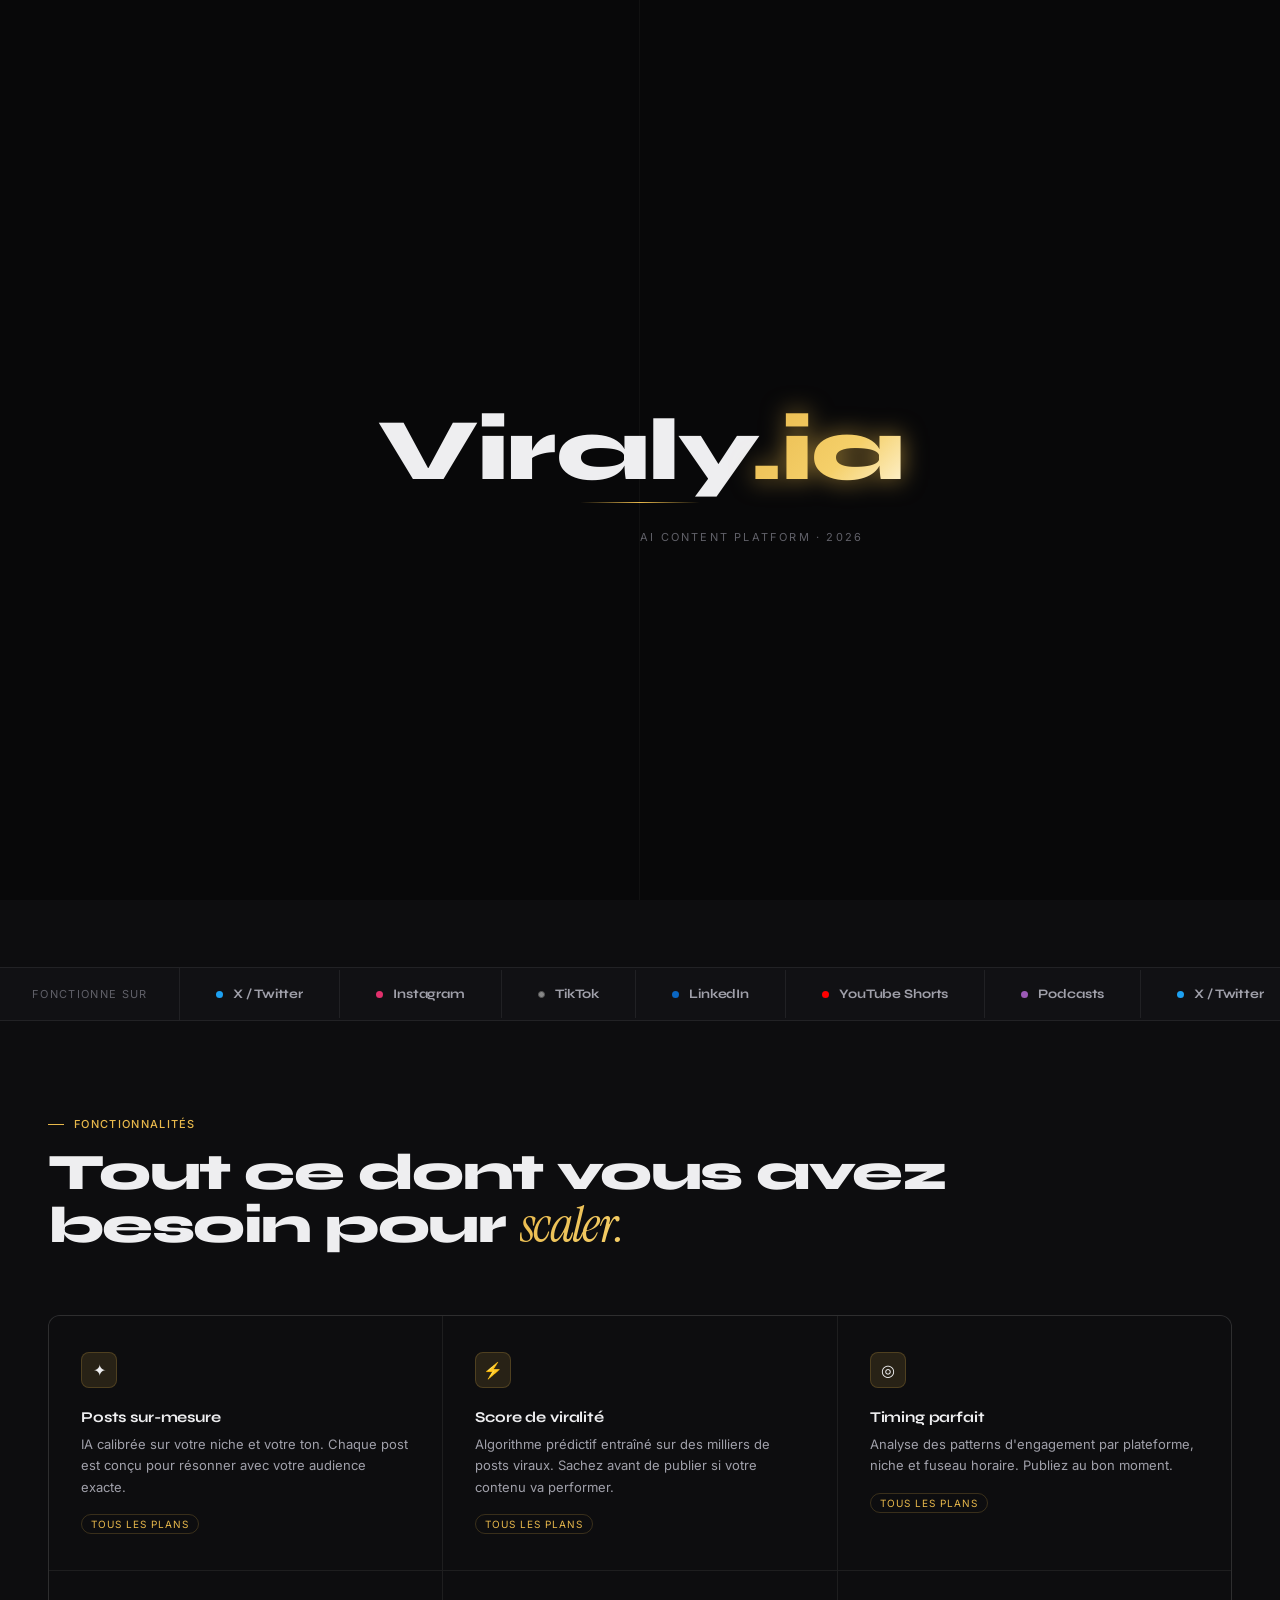
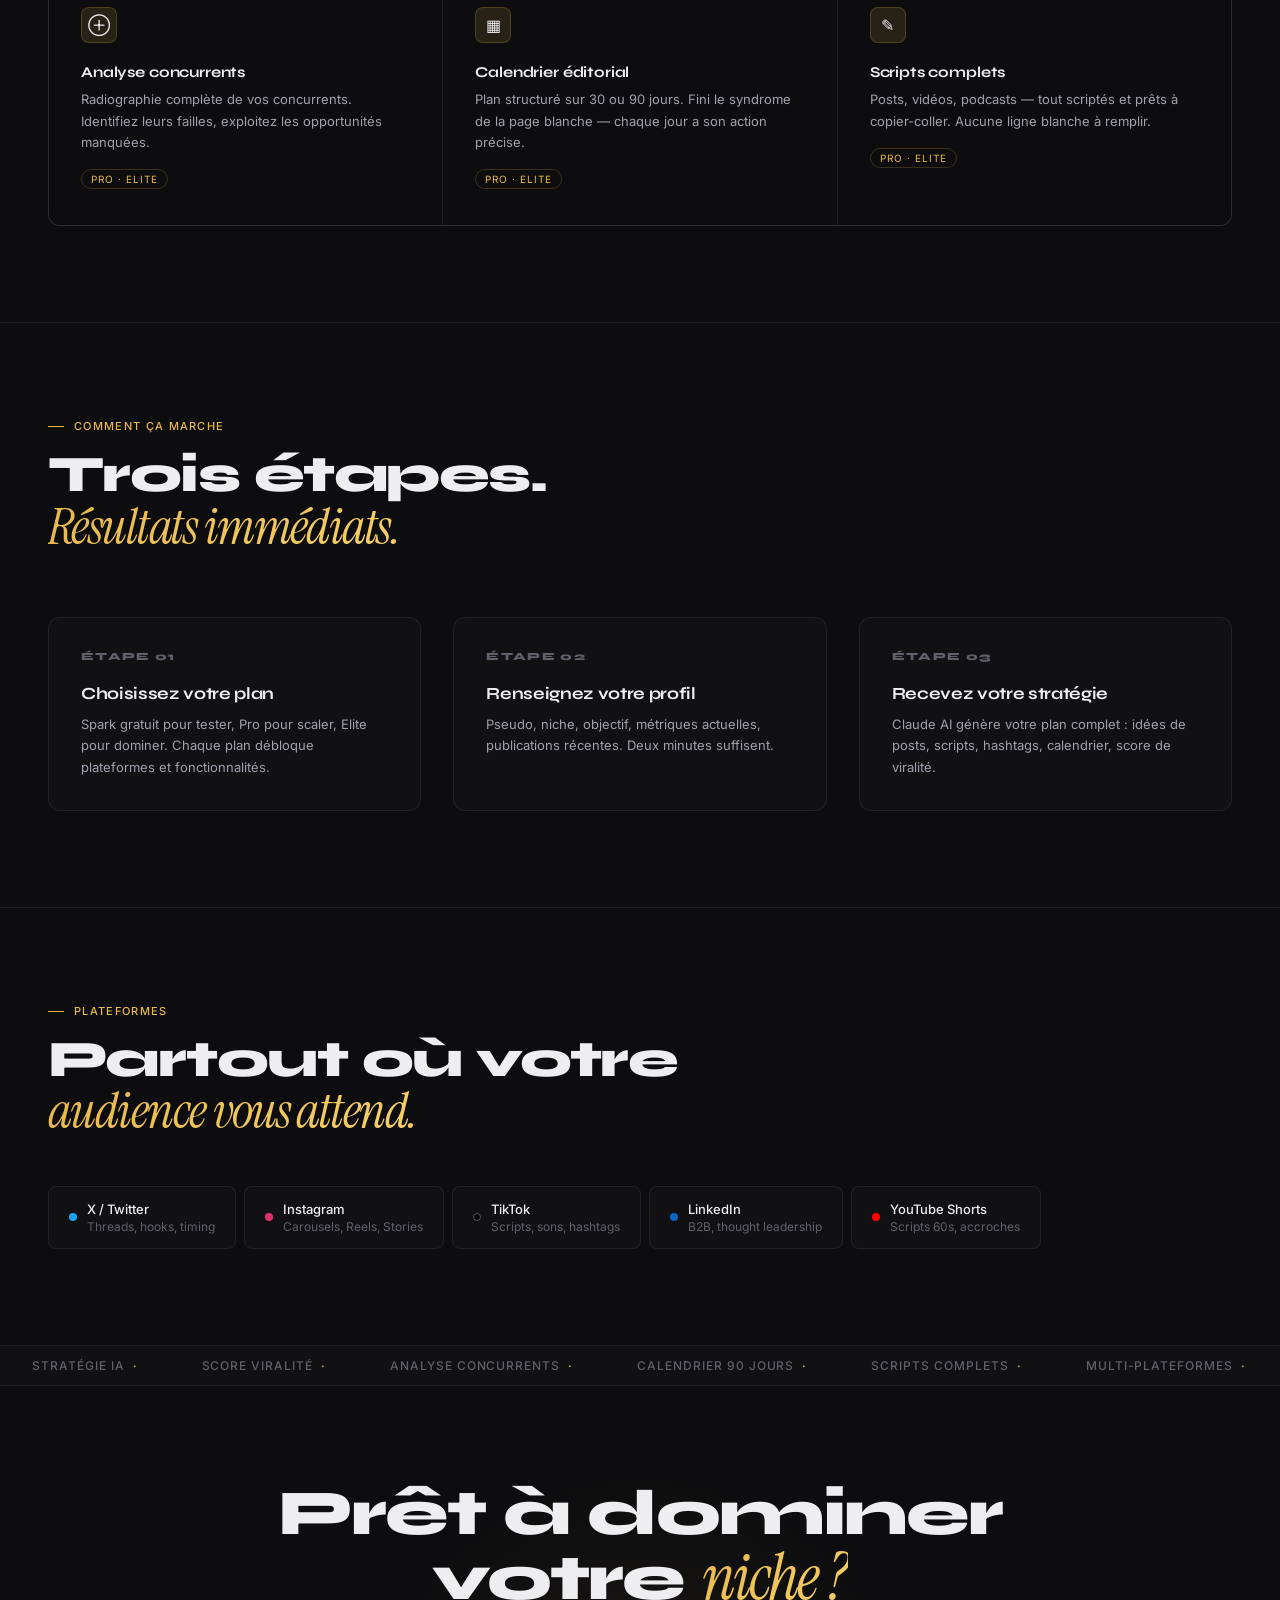
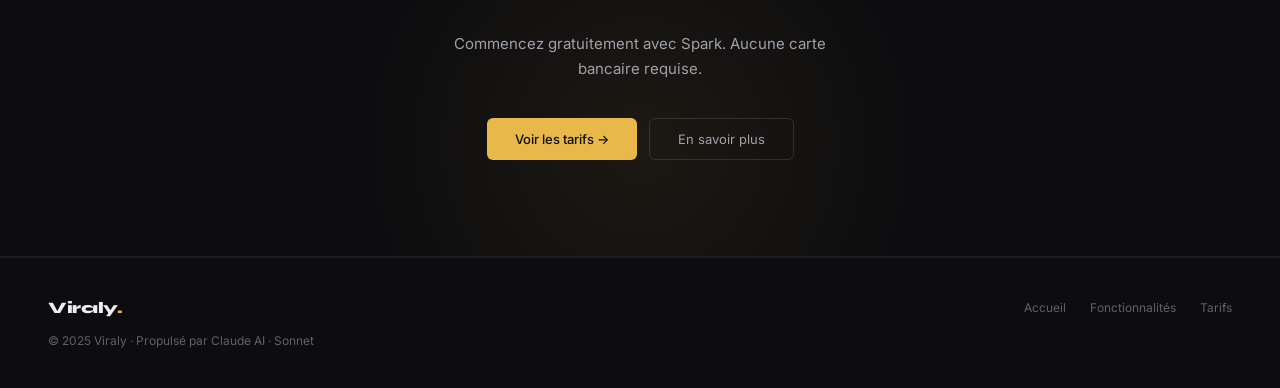
<file: index.html>
<!DOCTYPE html>
<html lang="fr">
<head>
<meta charset="UTF-8"/>
<meta name="viewport" content="width=device-width,initial-scale=1"/>
<title>Viraly — Créez du contenu qui convertit</title>
<link rel="preconnect" href="https://fonts.googleapis.com"/>
<link rel="preconnect" href="https://fonts.gstatic.com" crossorigin/>
<link href="https://fonts.googleapis.com/css2?family=Inter:wght@300;400;500;600&family=Syne:wght@700;800&family=Instrument+Serif:ital@1&display=block" rel="stylesheet"/>
<style>
:root{
  --bg:      #0D0D0F;
  --bg2:     #111114;
  --bg3:     #16161A;
  --border:  rgba(255,255,255,.07);
  --border2: rgba(255,255,255,.12);
  --text:    #EEEEF0;
  --text2:   #A0A0AA;
  --text3:   #606068;
  --gold:    #E8B84B;
  --gold2:   #F5D06A;
  --gold-dim: rgba(232,184,75,.12);
  --red:     #FF4D4D;
  --radius:  8px;
}
*,*::before,*::after{box-sizing:border-box;margin:0;padding:0;}
html{scroll-behavior:smooth;font-size:16px;}
body{
  background:var(--bg);color:var(--text);
  font-family:'Inter',sans-serif;font-weight:400;
  overflow-x:hidden;
  -webkit-font-smoothing:antialiased;
}
::-webkit-scrollbar{width:1px;}
::-webkit-scrollbar-thumb{background:var(--border2);}

/* ── CURSOR ── */
#cur{display:none;}
#cur-ring{display:none;}

/* ── KEYFRAMES ── */
@keyframes curtL{to{transform:translateX(-100%);}}
@keyframes curtR{to{transform:translateX(100%);}}
@keyframes logoReveal{
  0%{opacity:0;transform:translate(-50%,-50%) translateY(12px);}
  100%{opacity:1;transform:translate(-50%,-50%) translateY(0);}
}
@keyframes lineExpand{0%{width:0;opacity:0;}100%{width:120px;opacity:1;}}
@keyframes fadeUp{0%{opacity:0;transform:translateY(8px);}100%{opacity:1;transform:translateY(0);}}
@keyframes heroUp{0%{opacity:0;transform:translateY(16px);}100%{opacity:1;transform:translateY(0);}}
@keyframes tick{to{transform:translateX(-50%);}}
@keyframes glow{0%,100%{opacity:.5;}50%{opacity:1;}}
@keyframes spin{to{transform:rotate(360deg);}}
@keyframes pulse{0%,100%{opacity:1;}50%{opacity:.3;}}
@keyframes gradientShift{
  0%{background-position:0% 50%;}
  50%{background-position:100% 50%;}
  100%{background-position:0% 50%;}
}

/* ── INTRO ── */
#intro{
  position:fixed;inset:0;z-index:5000;
  display:grid;grid-template-columns:1fr 1fr;
  pointer-events:none;
}
#intro-l,#intro-r{background:#080809;}
#intro-l{border-right:1px solid #111;}
#intro.go #intro-l{animation:curtL 1s cubic-bezier(.86,0,.07,1) 2.2s both;}
#intro.go #intro-r{animation:curtR 1s cubic-bezier(.86,0,.07,1) 2.35s both;}

#intro-logo{
  position:fixed;top:50%;left:50%;
  transform:translate(-50%,-50%);
  z-index:5001;
  font-family:'Syne',sans-serif;font-weight:800;
  font-size:clamp(44px,7vw,88px);
  letter-spacing:-.02em;
  color:var(--text);
  white-space:nowrap;
  opacity:0;
  /* NO CSS animation — JS triggers it after fonts.ready */
}
#intro-logo span{
  background:linear-gradient(135deg,var(--gold) 0%,var(--gold2) 60%,#fff8e0 100%);
  -webkit-background-clip:text;background-clip:text;
  -webkit-text-fill-color:transparent;
  filter:drop-shadow(0 0 12px rgba(232,184,75,.6));
}

#intro-line{
  position:fixed;top:50%;left:50%;
  height:1px;width:0;opacity:0;
  background:linear-gradient(90deg,transparent,var(--gold),transparent);
  transform:translateX(-50%);
  z-index:5001;margin-top:52px;
  animation:lineExpand .6s ease 1.3s both;
}
#intro-sub{
  position:fixed;top:50%;left:50%;
  transform:translate(-50%,-50%);margin-top:80px;
  font-size:11px;letter-spacing:.2em;text-transform:uppercase;
  color:var(--text3);z-index:5001;white-space:nowrap;
  opacity:0;animation:fadeUp .5s ease 1.5s both;
}

/* ── NAV ── */
nav{
  position:fixed;top:0;left:0;right:0;z-index:200;
  display:flex;align-items:center;justify-content:space-between;
  padding:20px 48px;
  border-bottom:1px solid transparent;
  transition:all .3s ease;
}
nav.solid{
  background:rgba(13,13,15,.9);
  backdrop-filter:blur(24px);
  border-bottom-color:var(--border);
  padding:14px 48px;
}
.nav-brand{
  font-family:'Syne',sans-serif;font-weight:800;
  font-size:18px;letter-spacing:-.02em;
  color:var(--text);text-decoration:none;
  display:flex;align-items:center;gap:2px;
}
.nav-brand span{
  background:linear-gradient(135deg,var(--gold) 0%,var(--gold2) 60%,#fff8e0 100%);
  -webkit-background-clip:text;background-clip:text;
  -webkit-text-fill-color:transparent;
  filter:drop-shadow(0 0 8px rgba(232,184,75,.5));
}
.nav-links{display:flex;gap:32px;align-items:center;}
.nav-links a{
  font-size:13px;font-weight:400;
  color:var(--text2);text-decoration:none;
  transition:color .2s;
}
.nav-links a:hover,.nav-links a.active{color:var(--text);}
.nav-cta{
  font-size:13px;font-weight:500;
  background:var(--gold);color:#0D0D0F;
  border:none;padding:9px 20px;border-radius:6px;
  cursor:pointer;transition:all .2s;font-family:'Inter',sans-serif;
}
.nav-cta:hover{background:var(--gold2);transform:translateY(-1px);box-shadow:0 8px 24px rgba(232,184,75,.2);}

/* ── HERO ── */
.hero{
  min-height:100vh;
  display:flex;flex-direction:column;
  align-items:center;justify-content:center;
  text-align:center;
  padding:140px 48px 100px;
  position:relative;overflow:hidden;
}

/* subtle radial glow */
.hero::before{
  content:'';
  position:absolute;top:-40%;left:50%;
  width:800px;height:800px;
  background:radial-gradient(ellipse,rgba(232,184,75,.06) 0%,transparent 65%);
  transform:translateX(-50%);
  pointer-events:none;
}
/* grid overlay */
.hero::after{
  content:'';position:absolute;inset:0;
  background-image:
    linear-gradient(var(--border) 1px,transparent 1px),
    linear-gradient(90deg,var(--border) 1px,transparent 1px);
  background-size:64px 64px;
  mask-image:radial-gradient(ellipse 80% 60% at 50% 0%,black 0%,transparent 70%);
  pointer-events:none;opacity:.4;
}

.hero-badge{
  display:inline-flex;align-items:center;gap:8px;
  border:1px solid var(--border2);
  background:rgba(255,255,255,.03);
  border-radius:100px;
  padding:6px 14px 6px 10px;
  font-size:12px;color:var(--text2);
  margin-bottom:40px;opacity:0;
  position:relative;z-index:1;
}
.hero-badge-dot{
  width:6px;height:6px;background:var(--gold);
  border-radius:50%;animation:glow 2s ease infinite;
  flex-shrink:0;
}
.hero-badge strong{color:var(--text);font-weight:500;}

.hero-title{
  font-family:'Syne',sans-serif;font-weight:800;
  font-size:clamp(44px,7vw,88px);
  line-height:1.0;letter-spacing:-.03em;
  color:var(--text);
  max-width:820px;opacity:0;
  position:relative;z-index:1;
}
.hero-title .accent{
  font-family:'Instrument Serif',serif;
  font-style:italic;font-weight:400;
  background:linear-gradient(135deg,var(--gold) 0%,var(--gold2) 100%);
  -webkit-background-clip:text;background-clip:text;
  -webkit-text-fill-color:transparent;
}

.hero-desc{
  font-size:16px;font-weight:400;line-height:1.7;
  color:var(--text2);max-width:480px;
  margin:24px auto 0;opacity:0;
  position:relative;z-index:1;
}

.hero-btns{
  display:flex;gap:12px;flex-wrap:wrap;justify-content:center;
  margin-top:40px;opacity:0;position:relative;z-index:1;
}
.btn-primary{
  font-family:'Inter',sans-serif;font-size:13px;font-weight:500;
  background:var(--gold);color:#0D0D0F;
  border:none;padding:12px 28px;border-radius:6px;
  cursor:pointer;transition:all .2s;
}
.btn-primary:hover{background:var(--gold2);transform:translateY(-2px);box-shadow:0 12px 32px rgba(232,184,75,.22);}
.btn-ghost{
  font-family:'Inter',sans-serif;font-size:13px;font-weight:400;
  background:transparent;color:var(--text2);
  border:1px solid var(--border2);padding:12px 28px;border-radius:6px;
  cursor:pointer;transition:all .2s;
}
.btn-ghost:hover{border-color:var(--border2);color:var(--text);background:rgba(255,255,255,.04);}

/* hero stats */
.hero-stats{
  display:flex;gap:0;
  margin-top:80px;
  border:1px solid var(--border);
  border-radius:12px;
  overflow:hidden;
  opacity:0;position:relative;z-index:1;
}
.hs{
  flex:1;padding:24px 32px;
  border-right:1px solid var(--border);
  text-align:center;
}
.hs:last-child{border-right:none;}
.hs-n{
  font-family:'Syne',sans-serif;font-weight:700;
  font-size:28px;letter-spacing:-.02em;
  color:var(--text);margin-bottom:4px;
}
.hs-l{font-size:12px;color:var(--text3);}

/* ── PLATFORMS TICKER ── */
.plat-ticker{
  border-top:1px solid var(--border);
  border-bottom:1px solid var(--border);
  background:var(--bg2);
  display:flex;align-items:center;
  overflow:hidden;
}
.plat-ticker-label{
  font-size:11px;letter-spacing:.12em;text-transform:uppercase;
  color:var(--text3);padding:0 32px;
  border-right:1px solid var(--border);
  white-space:nowrap;flex-shrink:0;
  height:100%;display:flex;align-items:center;min-height:52px;
}
.plat-ticker-track{
  display:flex;white-space:nowrap;
  animation:tick 18s linear infinite;
  flex:1;overflow:hidden;
}
.plat-ticker-item{
  display:inline-flex;align-items:center;gap:10px;
  padding:16px 36px;
  font-family:'Syne',sans-serif;font-weight:700;
  font-size:13px;letter-spacing:-.01em;
  color:var(--text2);flex-shrink:0;
  border-right:1px solid var(--border);
  transition:color .2s;
}
.plat-ticker-item:hover{color:var(--text);}
.plat-ticker-item .plat-dot{
  width:7px;height:7px;border-radius:50%;flex-shrink:0;
}

/* ── SECTION ── */
.section{padding:96px 48px;border-bottom:1px solid var(--border);}
.section-label{
  font-size:11px;font-weight:500;letter-spacing:.12em;text-transform:uppercase;
  color:var(--gold);display:flex;align-items:center;gap:10px;margin-bottom:16px;
}
.section-label::before{content:'';width:16px;height:1px;background:var(--gold);}
.section-title{
  font-family:'Syne',sans-serif;font-weight:800;
  font-size:clamp(32px,4vw,52px);
  letter-spacing:-.03em;line-height:1.0;
  color:var(--text);margin-bottom:16px;
}
.section-title .accent{
  font-family:'Instrument Serif',serif;font-style:italic;font-weight:400;
  background:linear-gradient(135deg,var(--gold),var(--gold2));
  -webkit-background-clip:text;background-clip:text;
  -webkit-text-fill-color:transparent;
}
.section-desc{font-size:15px;color:var(--text2);line-height:1.7;max-width:440px;}

/* ── FEATURES GRID ── */
.feat-grid{
  display:grid;grid-template-columns:repeat(3,1fr);
  gap:1px;background:var(--border);
  border:1px solid var(--border);border-radius:12px;overflow:hidden;
  margin-top:64px;
}
.feat-card{
  background:var(--bg);padding:36px 32px;
  transition:background .2s;
}
.feat-card:hover{background:var(--bg2);}
.feat-icon{
  width:36px;height:36px;border-radius:8px;
  background:var(--gold-dim);border:1px solid rgba(232,184,75,.2);
  display:flex;align-items:center;justify-content:center;
  font-size:16px;margin-bottom:20px;
}
.feat-name{
  font-family:'Syne',sans-serif;font-weight:700;
  font-size:15px;letter-spacing:-.01em;
  color:var(--text);margin-bottom:8px;
}
.feat-desc{font-size:13px;color:var(--text2);line-height:1.65;}
.feat-tag{
  display:inline-block;margin-top:16px;
  font-size:10px;letter-spacing:.1em;text-transform:uppercase;
  color:var(--gold);border:1px solid rgba(232,184,75,.2);
  padding:3px 9px;border-radius:100px;
}

/* ── STEPS ── */
.steps-grid{
  display:grid;grid-template-columns:repeat(3,1fr);
  gap:32px;margin-top:64px;
}
.step-card{
  background:var(--bg2);border:1px solid var(--border);
  border-radius:12px;padding:32px;
  position:relative;overflow:hidden;
  transition:border-color .2s,transform .2s;
}
.step-card:hover{border-color:var(--border2);transform:translateY(-2px);}
.step-card::before{
  content:'';position:absolute;top:0;left:0;right:0;height:1px;
  background:linear-gradient(90deg,transparent,var(--gold),transparent);
  opacity:0;transition:opacity .2s;
}
.step-card:hover::before{opacity:1;}
.step-num{
  font-family:'Syne',sans-serif;font-weight:800;
  font-size:11px;letter-spacing:.12em;text-transform:uppercase;
  color:var(--text3);margin-bottom:20px;
}
.step-title{
  font-family:'Syne',sans-serif;font-weight:700;
  font-size:17px;letter-spacing:-.02em;
  color:var(--text);margin-bottom:10px;
}
.step-desc{font-size:13px;color:var(--text2);line-height:1.65;}

/* ── PLATFORMS ── */
.plat-grid{
  display:flex;gap:8px;flex-wrap:wrap;margin-top:48px;
}
.plat-pill{
  display:flex;align-items:center;gap:10px;
  background:var(--bg2);border:1px solid var(--border);
  border-radius:8px;padding:14px 20px;
  transition:border-color .2s,background .2s;cursor:default;
}
.plat-pill:hover{border-color:var(--border2);background:var(--bg3);}
.plat-dot{width:8px;height:8px;border-radius:50%;flex-shrink:0;}
.plat-name{font-size:13px;font-weight:500;color:var(--text);}
.plat-desc{font-size:12px;color:var(--text3);margin-top:2px;}

/* ── TICKER ── */
.ticker{
  padding:12px 0;overflow:hidden;
  border-bottom:1px solid var(--border);
  background:var(--bg2);
}
.tk-track{display:flex;white-space:nowrap;animation:tick 20s linear infinite;}
.tk-item{
  font-size:12px;font-weight:500;letter-spacing:.08em;text-transform:uppercase;
  color:var(--text3);padding:0 32px;flex-shrink:0;
  display:flex;align-items:center;gap:8px;
}
.tk-item::after{content:'·';color:var(--gold);}

/* ── CTA BLOCK ── */
.cta-block{
  padding:96px 48px;text-align:center;
  border-bottom:1px solid var(--border);
  position:relative;overflow:hidden;
}
.cta-block::before{
  content:'';position:absolute;bottom:-40%;left:50%;
  width:600px;height:600px;
  background:radial-gradient(ellipse,rgba(232,184,75,.07) 0%,transparent 65%);
  transform:translateX(-50%);pointer-events:none;
}
.cta-title{
  font-family:'Syne',sans-serif;font-weight:800;
  font-size:clamp(36px,5vw,64px);
  letter-spacing:-.03em;line-height:1.0;
  color:var(--text);margin-bottom:20px;
  position:relative;z-index:1;
}
.cta-title .accent{
  font-family:'Instrument Serif',serif;font-style:italic;font-weight:400;
  background:linear-gradient(135deg,var(--gold),var(--gold2));
  -webkit-background-clip:text;background-clip:text;-webkit-text-fill-color:transparent;
}
.cta-desc{font-size:15px;color:var(--text2);max-width:400px;margin:0 auto 36px;line-height:1.7;position:relative;z-index:1;}

/* ── FOOTER ── */
footer{
  padding:40px 48px;
  display:flex;align-items:center;justify-content:space-between;
  flex-wrap:wrap;gap:16px;
  border-top:1px solid var(--border);
}
.f-brand{
  font-family:'Syne',sans-serif;font-weight:800;
  font-size:16px;letter-spacing:-.02em;color:var(--text);
}
.f-brand span{color:var(--gold);}
.f-links{display:flex;gap:24px;}
.f-links a{font-size:12px;color:var(--text3);text-decoration:none;transition:color .2s;}
.f-links a:hover{color:var(--text2);}
.f-copy{font-size:12px;color:var(--text3);width:100%;}

/* ── REVEAL ── */
.rv {opacity:0;transform:translateY(16px);transition:opacity .6s ease,transform .6s ease;}
.rv2{opacity:0;transform:translateY(16px);transition:opacity .6s .1s ease,transform .6s .1s ease;}
.rv3{opacity:0;transform:translateY(16px);transition:opacity .6s .2s ease,transform .6s .2s ease;}
.rv.in,.rv2.in,.rv3.in{opacity:1;transform:translateY(0);}

/* ── LOADING ── */
#load-screen{
  position:fixed;inset:0;background:var(--bg);z-index:500;
  display:none;flex-direction:column;align-items:center;justify-content:center;gap:20px;
}
.load-ring{width:56px;height:56px;position:relative;display:flex;align-items:center;justify-content:center;}
.load-ring::after{content:'';position:absolute;inset:0;border-radius:50%;border:1.5px solid transparent;border-top-color:var(--gold);animation:spin 1s linear infinite;}
.load-v{font-family:'Syne',sans-serif;font-weight:800;font-size:17px;color:var(--text);}
.load-msg{font-size:12px;color:var(--text3);letter-spacing:.06em;animation:pulse 2s ease infinite;}

@media(max-width:900px){
  nav{padding:14px 20px;}nav.solid{padding:11px 20px;}.nav-links{display:none;}
  .hero{padding:120px 20px 80px;}
  .hero-stats{flex-wrap:wrap;}
  .hero-stats .hs{min-width:calc(50% - 1px);}
  .feat-grid,.steps-grid{grid-template-columns:1fr;}
  .section{padding:64px 20px;}
  .logos-band{padding:28px 20px;}
  footer{padding:32px 20px;}
  .cta-block{padding:64px 20px;}
}
</style>
</head>
<body>

<div id="cur"></div>
<div id="cur-ring"></div>

<!-- ── INTRO ── -->
<div id="intro">
  <div id="intro-l"></div>
  <div id="intro-r"></div>
</div>
<div id="intro-line"></div>
<div id="intro-logo">Viraly<span>.ia</span></div>
<div id="intro-sub">AI Content Platform · 2026</div>

<!-- ── NAV ── -->
<nav id="nav">
  <a class="nav-brand" href="index.html">Viraly<span>.ia</span></a>
  <div class="nav-links">
    <a href="index.html" class="active">Accueil</a>
    <a href="features.html">Fonctionnalités</a>
    <a href="pricing.html">Tarifs</a>
  </div>
  <button class="nav-cta" onclick="location.href='pricing.html'">Commencer gratuitement</button>
</nav>

<!-- ── HERO ── -->
<section class="hero">
  <div class="hero-badge" id="hb0">
    <div class="hero-badge-dot"></div>
    Propulsé par <strong>Claude AI · Sonnet 4</strong>
  </div>

  <h1 class="hero-title" id="ht">
    Créez du contenu<br/>qui <span class="accent">convertit vraiment.</span>
  </h1>

  <p class="hero-desc" id="hd">
    Stratégie de croissance complète générée en 30 secondes — posts, scripts, calendrier, analyse concurrents.
  </p>

  <div class="hero-btns" id="hbtns">
    <button class="btn-primary" onclick="location.href='pricing.html'">Analyser mon compte →</button>
    <button class="btn-ghost" onclick="location.href='features.html'">Voir comment ça marche</button>
  </div>

  <div class="hero-stats" id="hstats">
    <div class="hs"><div class="hs-n">2 400+</div><div class="hs-l">Créateurs actifs</div></div>
    <div class="hs"><div class="hs-n">94%</div><div class="hs-l">Satisfaction</div></div>
    <div class="hs"><div class="hs-n">3.2×</div><div class="hs-l">Croissance moyenne</div></div>
    <div class="hs"><div class="hs-n">&lt;30s</div><div class="hs-l">Plan complet</div></div>
  </div>
</section>

<!-- ── PLATFORMS SCROLLING TICKER ── -->
<div class="plat-ticker">
  <div class="plat-ticker-label">Fonctionne sur</div>
  <div class="plat-ticker-track">
    <div class="plat-ticker-item"><div class="plat-dot" style="background:#1DA1F2;"></div>X / Twitter</div>
    <div class="plat-ticker-item"><div class="plat-dot" style="background:#E1306C;"></div>Instagram</div>
    <div class="plat-ticker-item"><div class="plat-dot" style="background:#888;border:1px solid #555;"></div>TikTok</div>
    <div class="plat-ticker-item"><div class="plat-dot" style="background:#0A66C2;"></div>LinkedIn</div>
    <div class="plat-ticker-item"><div class="plat-dot" style="background:#FF0000;"></div>YouTube Shorts</div>
    <div class="plat-ticker-item"><div class="plat-dot" style="background:#9B59B6;"></div>Podcasts</div>
    <div class="plat-ticker-item"><div class="plat-dot" style="background:#1DA1F2;"></div>X / Twitter</div>
    <div class="plat-ticker-item"><div class="plat-dot" style="background:#E1306C;"></div>Instagram</div>
    <div class="plat-ticker-item"><div class="plat-dot" style="background:#888;border:1px solid #555;"></div>TikTok</div>
    <div class="plat-ticker-item"><div class="plat-dot" style="background:#0A66C2;"></div>LinkedIn</div>
    <div class="plat-ticker-item"><div class="plat-dot" style="background:#FF0000;"></div>YouTube Shorts</div>
    <div class="plat-ticker-item"><div class="plat-dot" style="background:#9B59B6;"></div>Podcasts</div>
  </div>
</div>

<!-- ── FEATURES ── -->
<div class="section rv">
  <div class="section-label">Fonctionnalités</div>
  <h2 class="section-title">Tout ce dont vous avez<br/>besoin pour <span class="accent">scaler.</span></h2>

  <div class="feat-grid rv2">
    <div class="feat-card">
      <div class="feat-icon">✦</div>
      <div class="feat-name">Posts sur-mesure</div>
      <div class="feat-desc">IA calibrée sur votre niche et votre ton. Chaque post est conçu pour résonner avec votre audience exacte.</div>
      <span class="feat-tag">Tous les plans</span>
    </div>
    <div class="feat-card">
      <div class="feat-icon">⚡</div>
      <div class="feat-name">Score de viralité</div>
      <div class="feat-desc">Algorithme prédictif entraîné sur des milliers de posts viraux. Sachez avant de publier si votre contenu va performer.</div>
      <span class="feat-tag">Tous les plans</span>
    </div>
    <div class="feat-card">
      <div class="feat-icon">◎</div>
      <div class="feat-name">Timing parfait</div>
      <div class="feat-desc">Analyse des patterns d'engagement par plateforme, niche et fuseau horaire. Publiez au bon moment.</div>
      <span class="feat-tag">Tous les plans</span>
    </div>
    <div class="feat-card">
      <div class="feat-icon">⊕</div>
      <div class="feat-name">Analyse concurrents</div>
      <div class="feat-desc">Radiographie complète de vos concurrents. Identifiez leurs failles, exploitez les opportunités manquées.</div>
      <span class="feat-tag">Pro · Elite</span>
    </div>
    <div class="feat-card">
      <div class="feat-icon">▦</div>
      <div class="feat-name">Calendrier éditorial</div>
      <div class="feat-desc">Plan structuré sur 30 ou 90 jours. Fini le syndrome de la page blanche — chaque jour a son action précise.</div>
      <span class="feat-tag">Pro · Elite</span>
    </div>
    <div class="feat-card">
      <div class="feat-icon">✎</div>
      <div class="feat-name">Scripts complets</div>
      <div class="feat-desc">Posts, vidéos, podcasts — tout scriptés et prêts à copier-coller. Aucune ligne blanche à remplir.</div>
      <span class="feat-tag">Pro · Elite</span>
    </div>
  </div>
</div>

<!-- ── HOW ── -->
<div class="section rv">
  <div class="section-label">Comment ça marche</div>
  <h2 class="section-title">Trois étapes.<br/><span class="accent">Résultats immédiats.</span></h2>

  <div class="steps-grid rv2">
    <div class="step-card">
      <div class="step-num">Étape 01</div>
      <div class="step-title">Choisissez votre plan</div>
      <p class="step-desc">Spark gratuit pour tester, Pro pour scaler, Elite pour dominer. Chaque plan débloque plateformes et fonctionnalités.</p>
    </div>
    <div class="step-card">
      <div class="step-num">Étape 02</div>
      <div class="step-title">Renseignez votre profil</div>
      <p class="step-desc">Pseudo, niche, objectif, métriques actuelles, publications récentes. Deux minutes suffisent.</p>
    </div>
    <div class="step-card">
      <div class="step-num">Étape 03</div>
      <div class="step-title">Recevez votre stratégie</div>
      <p class="step-desc">Claude AI génère votre plan complet : idées de posts, scripts, hashtags, calendrier, score de viralité.</p>
    </div>
  </div>
</div>

<!-- ── PLATFORMS ── -->
<div class="section rv">
  <div class="section-label">Plateformes</div>
  <h2 class="section-title">Partout où votre<br/><span class="accent">audience vous attend.</span></h2>
  <div class="plat-grid rv2">
    <div class="plat-pill"><div class="plat-dot" style="background:#1DA1F2;"></div><div><div class="plat-name">X / Twitter</div><div class="plat-desc">Threads, hooks, timing</div></div></div>
    <div class="plat-pill"><div class="plat-dot" style="background:#E1306C;"></div><div><div class="plat-name">Instagram</div><div class="plat-desc">Carousels, Reels, Stories</div></div></div>
    <div class="plat-pill"><div class="plat-dot" style="background:#010101;border:1px solid #555;"></div><div><div class="plat-name">TikTok</div><div class="plat-desc">Scripts, sons, hashtags</div></div></div>
    <div class="plat-pill"><div class="plat-dot" style="background:#0A66C2;"></div><div><div class="plat-name">LinkedIn</div><div class="plat-desc">B2B, thought leadership</div></div></div>
    <div class="plat-pill"><div class="plat-dot" style="background:#FF0000;"></div><div><div class="plat-name">YouTube Shorts</div><div class="plat-desc">Scripts 60s, accroches</div></div></div>
  </div>
</div>

<!-- TICKER -->
<div class="ticker">
  <div class="tk-track">
    <span class="tk-item">Stratégie IA</span><span class="tk-item">Score viralité</span><span class="tk-item">Analyse concurrents</span><span class="tk-item">Calendrier 90 jours</span><span class="tk-item">Scripts complets</span><span class="tk-item">Multi-plateformes</span>
    <span class="tk-item">Stratégie IA</span><span class="tk-item">Score viralité</span><span class="tk-item">Analyse concurrents</span><span class="tk-item">Calendrier 90 jours</span><span class="tk-item">Scripts complets</span><span class="tk-item">Multi-plateformes</span>
  </div>
</div>

<!-- ── CTA ── -->
<div class="cta-block rv">
  <div class="cta-title">Prêt à dominer<br/>votre <span class="accent">niche ?</span></div>
  <p class="cta-desc">Commencez gratuitement avec Spark. Aucune carte bancaire requise.</p>
  <div style="display:flex;gap:12px;justify-content:center;flex-wrap:wrap;position:relative;z-index:1;">
    <button class="btn-primary" onclick="location.href='pricing.html'">Voir les tarifs →</button>
    <button class="btn-ghost" onclick="location.href='features.html'">En savoir plus</button>
  </div>
</div>

<!-- ── FOOTER ── -->
<footer>
  <div class="f-brand">Viraly<span>.</span></div>
  <div class="f-links">
    <a href="index.html">Accueil</a>
    <a href="features.html">Fonctionnalités</a>
    <a href="pricing.html">Tarifs</a>
  </div>
  <div class="f-copy">© 2025 Viraly · Propulsé par Claude AI · Sonnet</div>
</footer>

<script>
// cursor
const cur=document.getElementById('cur'),ring=document.getElementById('cur-ring');
let mx=0,my=0,rx=0,ry=0;
document.addEventListener('mousemove',e=>{mx=e.clientX;my=e.clientY;cur.style.left=mx+'px';cur.style.top=my+'px';});
(function loop(){rx+=(mx-rx)*.11;ry+=(my-ry)*.11;ring.style.left=rx+'px';ring.style.top=ry+'px';requestAnimationFrame(loop);})();
document.querySelectorAll('a,button').forEach(el=>{
  el.addEventListener('mouseenter',()=>{cur.style.width='12px';cur.style.height='12px';ring.style.width='44px';ring.style.height='44px';});
  el.addEventListener('mouseleave',()=>{cur.style.width='6px';cur.style.height='6px';ring.style.width='28px';ring.style.height='28px';});
});

// nav
const nav=document.getElementById('nav');
window.addEventListener('scroll',()=>nav.classList.toggle('solid',window.scrollY>40));

// intro — wait for fonts THEN animate so no font flash
function startIntro(){
  const logo = document.getElementById('intro-logo');
  // trigger logo reveal via JS transition (fonts guaranteed loaded)
  requestAnimationFrame(()=>{
    logo.style.transition = 'opacity .7s cubic-bezier(.22,1,.36,1), transform .9s cubic-bezier(.22,1,.36,1), letter-spacing .9s cubic-bezier(.22,1,.36,1)';
    logo.style.transform = 'translate(-50%,-50%) translateY(0)';
    logo.style.opacity = '1';
  });

  const intro=document.getElementById('intro');
  setTimeout(()=>intro.classList.add('go'), 2200);

  setTimeout(()=>{
    ['intro-logo','intro-line','intro-sub'].forEach(id=>{
      const el=document.getElementById(id);
      if(el){el.style.transition='opacity .35s';el.style.opacity='0';}
    });
  },2400);

  setTimeout(()=>{
    ['intro','intro-logo','intro-line','intro-sub'].forEach(id=>{
      const el=document.getElementById(id);if(el)el.remove();
    });
  },3600);

  // hero entrance
  const els=[
    {id:'hb0',   delay:3400},
    {id:'ht',    delay:3540},
    {id:'hd',    delay:3680},
    {id:'hbtns', delay:3820},
    {id:'hstats',delay:3960},
  ];
  els.forEach(({id,delay})=>{
    const el=document.getElementById(id);
    if(!el)return;
    el.style.opacity='0';el.style.transform='translateY(16px)';
    setTimeout(()=>{
      el.style.transition='opacity .7s ease, transform .7s ease';
      el.style.opacity='1';el.style.transform='translateY(0)';
    },delay);
  });
}

// Use document.fonts.ready to guarantee Syne is loaded before showing logo
document.fonts.ready.then(startIntro);

// scroll reveal
const io=new IntersectionObserver(entries=>{
  entries.forEach(e=>{if(e.isIntersecting){e.target.classList.add('in');io.unobserve(e.target);}});
},{threshold:.06});
document.querySelectorAll('.rv,.rv2,.rv3').forEach(el=>io.observe(el));
</script>
</body>
</html>
</file>
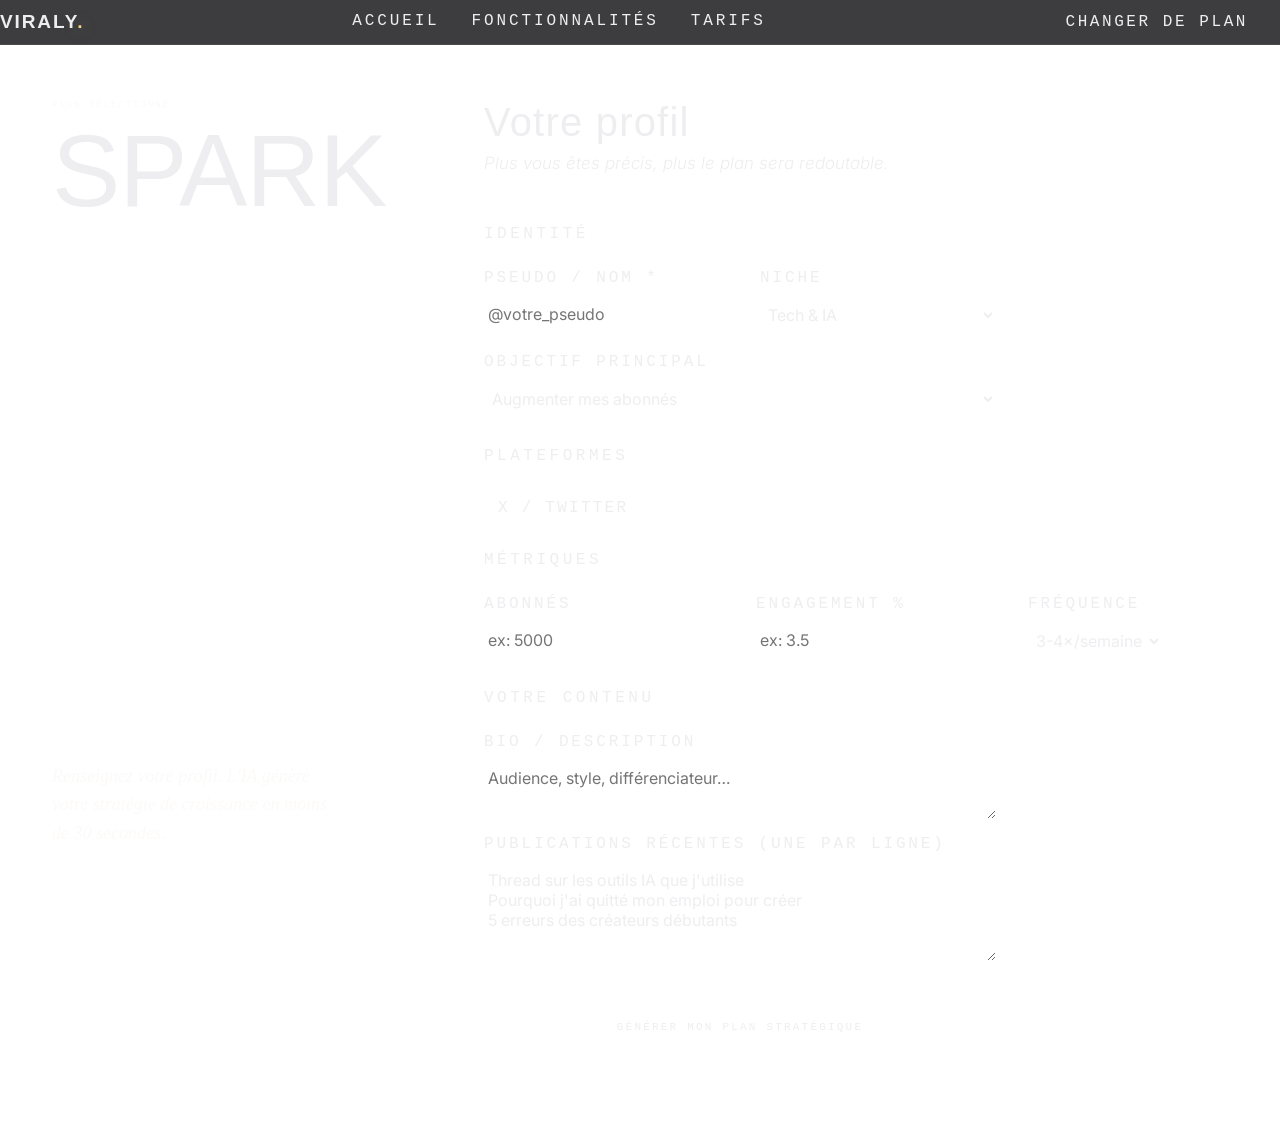
<file: app.html>
<!DOCTYPE html>
<html lang="fr">
<head>
<link rel="preconnect" href="https://fonts.googleapis.com"/>
<link rel="preconnect" href="https://fonts.gstatic.com" crossorigin/>
<link href="https://fonts.googleapis.com/css2?family=Inter:wght@300;400;500;600&family=Syne:wght@700;800&family=Instrument+Serif:ital@1&display=block" rel="stylesheet"/>
<meta charset="UTF-8"/>
<meta name="viewport" content="width=device-width,initial-scale=1"/>
<title>Viraly — Application</title>
<style>/* ─────────────────────────────────────────
   DESIGN TOKENS
───────────────────────────────────────── */

:root{
  --bg:#0D0D0F;--bg2:#111114;--bg3:#16161A;
  --border:rgba(255,255,255,.07);--border2:rgba(255,255,255,.12);
  --text:#EEEEF0;--text2:#A0A0AA;--text3:#606068;
  --gold:#E8B84B;--gold2:#F5D06A;--gold-dim:rgba(232,184,75,.12);
  --radius:8px;
}
*,*::before,*::after{box-sizing:border-box;margin:0;padding:0;}
html{scroll-behavior:smooth;}
body{
  background:var(--bg);color:var(--text);
  font-family:'Inter',sans-serif;font-weight:400;
  overflow-x:hidden;
  -webkit-font-smoothing:antialiased;
}
::-webkit-scrollbar{width:1px;}::-webkit-scrollbar-thumb{background:var(--border2);}
#cur{display:none;}
#cur-ring{display:none;}
@keyframes tick{to{transform:translateX(-50%);}}
@keyframes spin{to{transform:rotate(360deg);}}
@keyframes pulse{0%,100%{opacity:1;}50%{opacity:.3;}}
@keyframes fadeUp{0%{opacity:0;transform:translateY(8px);}100%{opacity:1;transform:translateY(0);}}
.rv {opacity:0;transform:translateY(16px);transition:opacity .6s ease,transform .6s ease;}
.rv2{opacity:0;transform:translateY(16px);transition:opacity .6s .1s ease,transform .6s .1s ease;}
.rv3{opacity:0;transform:translateY(16px);transition:opacity .6s .2s ease,transform .6s .2s ease;}
.rv.in,.rv2.in,.rv3.in{opacity:1;transform:translateY(0);}
nav{position:fixed;top:0;left:0;right:0;z-index:200;display:flex;align-items:center;justify-content:space-between;padding:20px 48px;border-bottom:1px solid transparent;transition:all .3s ease;background:rgba(13,13,15,.8);backdrop-filter:blur(24px);border-bottom-color:var(--border);}
nav.solid{padding:14px 48px;}
.nav-brand{font-family:'Syne',sans-serif;font-weight:800;font-size:18px;letter-spacing:-.02em;color:var(--text);text-decoration:none;}
.nav-brand span{background:linear-gradient(135deg,var(--gold) 0%,var(--gold2) 60%,#fff8e0 100%);-webkit-background-clip:text;background-clip:text;-webkit-text-fill-color:transparent;filter:drop-shadow(0 0 8px rgba(232,184,75,.5));}
.nav-links{display:flex;gap:32px;align-items:center;}
.nav-links a{font-size:13px;color:var(--text2);text-decoration:none;transition:color .2s;}
.nav-links a:hover,.nav-links a.active{color:var(--text);}
.nav-cta{font-family:'Inter',sans-serif;font-size:13px;font-weight:500;background:var(--gold);color:#0D0D0F;border:none;padding:9px 20px;border-radius:6px;cursor:pointer;transition:all .2s;}
.nav-cta:hover{background:var(--gold2);}
.section-label{font-size:11px;font-weight:500;letter-spacing:.12em;text-transform:uppercase;color:var(--gold);display:flex;align-items:center;gap:10px;margin-bottom:14px;}
.section-label::before{content:'';width:16px;height:1px;background:var(--gold);}
.section-title{font-family:'Syne',sans-serif;font-weight:800;font-size:clamp(30px,3.8vw,48px);letter-spacing:-.03em;line-height:1.0;color:var(--text);margin-bottom:14px;}
.section-title .accent{font-family:'Instrument Serif',serif;font-style:italic;font-weight:400;background:linear-gradient(135deg,var(--gold),var(--gold2));-webkit-background-clip:text;background-clip:text;-webkit-text-fill-color:transparent;}
.section-desc{font-size:15px;color:var(--text2);line-height:1.7;}
.btn-primary{font-family:'Inter',sans-serif;font-size:13px;font-weight:500;background:var(--gold);color:#0D0D0F;border:none;padding:12px 28px;border-radius:6px;cursor:pointer;transition:all .2s;}
.btn-primary:hover{background:var(--gold2);transform:translateY(-1px);box-shadow:0 8px 24px rgba(232,184,75,.2);}
.btn-ghost{font-family:'Inter',sans-serif;font-size:13px;font-weight:400;background:transparent;color:var(--text2);border:1px solid var(--border2);padding:12px 28px;border-radius:6px;cursor:pointer;transition:all .2s;}
.btn-ghost:hover{color:var(--text);background:rgba(255,255,255,.04);}
footer{padding:40px 48px;display:flex;align-items:center;justify-content:space-between;flex-wrap:wrap;gap:16px;border-top:1px solid var(--border);}
.f-brand{font-family:'Syne',sans-serif;font-weight:800;font-size:16px;letter-spacing:-.02em;color:var(--text);}
.f-brand span{color:var(--gold);}
.f-links{display:flex;gap:24px;}
.f-links a{font-size:12px;color:var(--text3);text-decoration:none;transition:color .2s;}
.f-links a:hover{color:var(--text2);}
.f-copy{font-size:12px;color:var(--text3);width:100%;}
.ticker{padding:11px 0;overflow:hidden;border-bottom:1px solid var(--border);background:var(--bg2);}
.tk-track{display:flex;white-space:nowrap;animation:tick 20s linear infinite;}
.tk-item{font-size:12px;font-weight:500;letter-spacing:.08em;text-transform:uppercase;color:var(--text3);padding:0 28px;flex-shrink:0;display:flex;align-items:center;gap:8px;}
.tk-item::after{content:'·';color:var(--gold);}
#load-screen{position:fixed;inset:0;background:var(--bg);z-index:500;display:none;flex-direction:column;align-items:center;justify-content:center;gap:20px;}
.load-ring{width:52px;height:52px;position:relative;display:flex;align-items:center;justify-content:center;}
.load-ring::after{content:'';position:absolute;inset:0;border-radius:50%;border:1.5px solid transparent;border-top-color:var(--gold);animation:spin 1s linear infinite;}
.load-v{font-family:'Syne',sans-serif;font-weight:800;font-size:16px;color:var(--text);}
.load-msg{font-size:12px;color:var(--text3);letter-spacing:.06em;animation:pulse 2s ease infinite;}
.load-bar{width:160px;height:1px;background:var(--border);}
.load-fill{height:100%;background:var(--gold);transition:width 1s ease;width:0%;}
@media(max-width:900px){nav{padding:13px 18px;}.nav-links{display:none;}footer{padding:28px 18px;}}

::-webkit-scrollbar { width: 2px; }
::-webkit-scrollbar-track { background: transparent; }
::-webkit-scrollbar-thumb { background: var(--lgrey); border-radius: 2px; }

/* ─────────────────────────────────────────
   CUSTOM CURSOR
───────────────────────────────────────── */
#cur{display:none;}
#cur-ring{display:none;}
body.cursor-hover #cur{display:none;}
body.cursor-hover #cur-ring{display:none;}

/* ─────────────────────────────────────────
   KEYFRAMES
───────────────────────────────────────── */

/* intro curtains */
@keyframes curtainL {
  0%   { transform: translateX(0);     clip-path: inset(0); }
  100% { transform: translateX(-100%); }
}
@keyframes curtainR {
  0%   { transform: translateX(0);    clip-path: inset(0); }
  100% { transform: translateX(100%); }
}

/* intro logo word */
@keyframes wordReveal {
  0%   { opacity: 0; letter-spacing: .18em; transform: translateY(8px); }
  60%  { opacity: 1; }
  100% { opacity: 1; letter-spacing: .06em; transform: translateY(0); }
}

/* intro sub-labels + line */
@keyframes fadeUp {
  from { opacity: 0; transform: translateY(6px); }
  to   { opacity: 1; transform: translateY(0); }
}

/* site entrance after curtains */
@keyframes siteIn {
  from { opacity: 0; transform: translateY(20px); }
  to   { opacity: 1; transform: translateY(0); }
}

/* hero stagger */
@keyframes heroUp {
  from { opacity: 0; transform: translateY(22px); }
  to   { opacity: 1; transform: translateY(0); }
}

/* utilities */
@keyframes ticker { from { transform: translateX(0); } to { transform: translateX(-50%); } }
@keyframes spin   { to   { transform: rotate(360deg); } }
@keyframes pulse  { 0%,100% { opacity: 1; } 50% { opacity: .28; } }

/* ─────────────────────────────────────────
   INTRO — cinematic curtain
───────────────────────────────────────── */
#intro {
  position: fixed; inset: 0; z-index: 1000;
  display: grid; grid-template-columns: 1fr 1fr;
  pointer-events: none;
  /* will be removed from DOM, no fade needed */
}
#intro-l, #intro-r {
  background: var(--ink-dark);
  display: flex; align-items: center; justify-content: center;
  will-change: transform;
}
#intro-l { border-right: 1px solid #1c1c1c; }

/* curtain trigger class */
#intro.open #intro-l {
  animation: curtainL 1.0s var(--ease-inout) forwards;
}
#intro.open #intro-r {
  animation: curtainR 1.0s var(--ease-inout) .06s forwards;
}

/* logo in the centre */
#intro-word {
  font-family: 'Anton', sans-serif;
  font-size: clamp(44px, 8.5vw, 102px);
  color: var(--paper);
  position: absolute; left: 50%; top: 50%;
  transform: translate(-50%, -50%);
  white-space: nowrap;
  opacity: 0;
  /* starts: letter-spacing wide → tightens as it fades in */
  animation: wordReveal 1s var(--ease-out) .3s forwards;
}

/* corner labels */
#intro-sub-l {
  font-family: 'Space Mono', monospace;
  font-size: var(--t-2xs); letter-spacing: .26em; text-transform: uppercase;
  color: #282828;
  opacity: 0; animation: fadeUp .45s ease 1.1s forwards;
}
#intro-sub-r {
  font-family: 'Space Mono', monospace;
  font-size: var(--t-2xs); letter-spacing: .26em; text-transform: uppercase;
  color: #282828; text-align: right;
  opacity: 0; animation: fadeUp .45s ease 1.4s forwards;
}

/* horizontal gold divider at mid-screen */
#intro-line {
  position: absolute; top: 50%; left: 0; right: 0;
  height: 1px; margin-top: -1px;
  background: linear-gradient(90deg, transparent 0%, var(--gold2) 50%, transparent 100%);
  opacity: 0; animation: fadeUp .5s ease 1.8s forwards;
}

/* ─────────────────────────────────────────
   SITE WRAPPER  (hidden until intro done)
───────────────────────────────────────── */
.site-wrap {
  opacity: 0;
}
.site-wrap.visible {
  animation: siteIn .9s var(--ease-out) forwards;
}

/* ─────────────────────────────────────────
   NAV
───────────────────────────────────────── */
nav {
  position: fixed; top: 0; left: 0; right: 0; z-index: 100;
  display: flex; align-items: center; justify-content: space-between;
  padding: 22px var(--side);
  transition: padding .4s var(--ease-out),
              background .4s ease,
              border-color .35s ease,
              box-shadow .35s ease;
}
nav.solid {
  background: rgba(247, 242, 234, .96);
  backdrop-filter: blur(18px) saturate(180%);
  -webkit-backdrop-filter: blur(18px) saturate(180%);
  border-bottom: 1px solid var(--lgrey);
  padding: 13px var(--side);
  box-shadow: 0 1px 0 rgba(0,0,0,.04);
}
.nav-brand {
  font-family: 'Anton', sans-serif;
  font-size: 19px; letter-spacing: .1em;
  color: var(--ink); text-decoration: none;
  transition: opacity .2s ease;
}
.nav-brand:hover { opacity: .6; }
.nav-brand span { color: var(--gold); }

.nav-links { display: flex; gap: 32px; }
.nav-links a {
  font-family: 'Space Mono', monospace;
  font-size: var(--t-2xs); letter-spacing: .18em; text-transform: uppercase;
  color: var(--grey); text-decoration: none;
  transition: color .22s ease;
  position: relative; padding-bottom: 2px;
}
.nav-links a::after {
  content: '';
  position: absolute; bottom: -3px; left: 0; right: 0;
  height: 1px; background: var(--gold);
  transform: scaleX(0); transform-origin: left;
  transition: transform .3s var(--ease-out);
}
.nav-links a:hover, .nav-links a.active { color: var(--ink); }
.nav-links a.active::after, .nav-links a:hover::after { transform: scaleX(1); }

.nav-cta {
  font-family: 'Space Mono', monospace;
  font-size: var(--t-2xs); letter-spacing: .14em; text-transform: uppercase;
  background: var(--ink); color: var(--paper);
  border: none; padding: 10px 24px; cursor: pointer;
  transition: background .28s ease, color .28s ease,
              transform .22s var(--ease-out), box-shadow .22s ease;
}
.nav-cta:hover {
  background: var(--gold); color: var(--ink);
  transform: translateY(-1px);
  box-shadow: 0 6px 18px rgba(181,144,16,.28);
}

/* ─────────────────────────────────────────
   BUTTONS
───────────────────────────────────────── */
.btn {
  font-family: 'Space Mono', monospace;
  font-size: var(--t-2xs); letter-spacing: .16em; text-transform: uppercase;
  border: none; padding: 14px 32px; cursor: pointer;
  position: relative; overflow: hidden; display: inline-block; line-height: 1;
  transition: transform .25s var(--ease-out), box-shadow .25s ease;
}
.btn span { position: relative; z-index: 1; transition: color .3s ease; }
.btn::after {
  content: ''; position: absolute; inset: 0;
  transform: translateX(-101%);
  transition: transform .4s var(--ease-inout);
}
.btn:hover  { transform: translateY(-2px); }
.btn:active { transform: translateY(0); transition-duration: .08s; }
.btn:hover::after { transform: translateX(0); }

.btn-dark { background: var(--ink); color: var(--paper); }
.btn-dark::after { background: var(--gold); }
.btn-dark:hover { box-shadow: 0 10px 28px rgba(12,12,12,.2); }
.btn-dark:hover span { color: var(--ink); }

.btn-outline { background: transparent; color: var(--grey); border: 1px solid var(--lgrey); }
.btn-outline::after { background: var(--ink); }
.btn-outline:hover { border-color: var(--ink); box-shadow: 0 10px 28px rgba(12,12,12,.1); }
.btn-outline:hover span { color: var(--paper); }

.btn-gold { background: var(--gold); color: var(--ink); }
.btn-gold::after { background: var(--ink); }
.btn-gold:hover { box-shadow: 0 10px 28px rgba(181,144,16,.32); }
.btn-gold:hover span { color: var(--paper); }

/* ─────────────────────────────────────────
   TICKER BANDS
───────────────────────────────────────── */
.ticker-band        { background: var(--ink); padding: 11px 0; overflow: hidden; }
.ticker-band.gold   { background: var(--gold); padding: 10px 0; }

.ticker-track      { display: flex; white-space: nowrap; animation: ticker 24s linear infinite; }
.ticker-track.fast { animation-duration: 15s; }

.ticker-item {
  font-family: 'Anton', sans-serif;
  font-size: 12px; letter-spacing: .15em; text-transform: uppercase;
  color: var(--paper); padding: 0 28px; flex-shrink: 0;
}
.ticker-item .dot { color: var(--gold); margin: 0 5px; }
.gold .ticker-item      { color: var(--ink); }
.gold .ticker-item .dot { color: rgba(12,12,12,.3); }

/* ─────────────────────────────────────────
   SHARED SECTION TYPOGRAPHY
───────────────────────────────────────── */
.sec-num {
  font-family: 'Space Mono', monospace;
  font-size: var(--t-2xs); letter-spacing: .22em; text-transform: uppercase;
  color: var(--grey2); display: block; margin-bottom: 14px;
}
.sec-title {
  font-family: 'Anton', sans-serif;
  /* hierarchy: clearly smaller than hero, larger than body — the sweet spot */
  font-size: clamp(28px, 3.8vw, 52px);
  line-height: .97; letter-spacing: -.008em; color: var(--ink);
}
.sec-title em {
  font-family: 'Cormorant Garamond', serif;
  font-style: italic; font-weight: 500; color: var(--gold);
}
.sec-desc {
  font-size: var(--t-lg);
  font-weight: 300; font-style: italic;
  color: var(--ink); line-height: 1.72;
}

/* ─────────────────────────────────────────
   SCROLL REVEAL  — subtle, premium
───────────────────────────────────────── */
.rv  { opacity: 0; transform: translateY(18px); transition: opacity .7s var(--ease-out), transform .7s var(--ease-out); }
.rv2 { opacity: 0; transform: translateY(18px); transition: opacity .7s .12s var(--ease-out), transform .7s .12s var(--ease-out); }
.rv3 { opacity: 0; transform: translateY(18px); transition: opacity .7s .24s var(--ease-out), transform .7s .24s var(--ease-out); }
.rv.in, .rv2.in, .rv3.in { opacity: 1; transform: translateY(0); }

/* ─────────────────────────────────────────
   FOOTER
───────────────────────────────────────── */
footer {
  background: var(--ink-dark);
  padding: 40px var(--side);
  display: flex; align-items: center; justify-content: space-between;
  flex-wrap: wrap; gap: 14px;
  border-top: 2px solid var(--gold);
}
.footer-brand { font-family: 'Anton', sans-serif; font-size: 20px; letter-spacing: .1em; color: var(--paper); }
.footer-brand span { color: var(--gold); }
.footer-links { display: flex; gap: 24px; }
.footer-links a {
  font-family: 'Space Mono', monospace;
  font-size: var(--t-2xs); letter-spacing: .14em; text-transform: uppercase;
  color: #383838; text-decoration: none;
  transition: color .22s ease;
}
.footer-links a:hover { color: var(--gold); }
.footer-copy {
  font-family: 'Space Mono', monospace;
  font-size: var(--t-2xs); letter-spacing: .1em; text-transform: uppercase;
  color: #2c2c2c; width: 100%;
}

/* ─────────────────────────────────────────
   FORMS (app.html)
───────────────────────────────────────── */
.f-group { display: flex; flex-direction: column; gap: 6px; }
.f-group label {
  font-family: 'Space Mono', monospace;
  font-size: var(--t-2xs); letter-spacing: .18em; text-transform: uppercase;
  color: var(--grey);
}
.f-group input, .f-group textarea, .f-group select {
  background: var(--paper2); border: none;
  border-bottom: 2px solid var(--lgrey);
  padding: 11px 4px; font-family: inherit; font-size: var(--t-md);
  color: var(--ink); outline: none;
  transition: border-color .25s ease; resize: vertical;
}
.f-group input:focus, .f-group textarea:focus, .f-group select:focus {
  border-bottom-color: var(--gold);
}
.f-group select option { background: var(--paper2); }
.f-sec-label {
  font-family: 'Space Mono', monospace;
  font-size: var(--t-2xs); letter-spacing: .22em; text-transform: uppercase;
  color: var(--grey2);
  padding-bottom: 10px; border-bottom: 1px solid var(--lgrey);
  display: block; margin-bottom: 16px; margin-top: 26px;
}
.plt-btn {
  font-family: 'Space Mono', monospace;
  font-size: var(--t-2xs); letter-spacing: .14em; text-transform: uppercase;
  background: none; border: 1px solid var(--lgrey);
  padding: 8px 14px; color: var(--grey); cursor: pointer;
  transition: background .22s ease, color .22s ease, border-color .22s ease;
}
.plt-btn.on { background: var(--ink); color: var(--paper); border-color: var(--ink); }
.f-err {
  background: rgba(196,30,58,.05); border-left: 3px solid var(--red);
  padding: 11px 16px; color: var(--red); font-size: var(--t-md);
  margin-top: 16px; display: none;
}

/* ─────────────────────────────────────────
   LOADING SCREEN
───────────────────────────────────────── */
#load-screen {
  position: fixed; inset: 0; background: var(--ink-dark); z-index: 500;
  display: flex; flex-direction: column;
  align-items: center; justify-content: center; gap: 24px;
}
.load-ring {
  width: 68px; height: 68px; position: relative;
  display: flex; align-items: center; justify-content: center;
}
.load-ring::before { content: ''; position: absolute; inset: 0; border-radius: 50%; border: 1px solid rgba(247,242,234,.07); }
.load-ring::after  { content: ''; position: absolute; inset: 0; border-radius: 50%; border: 1px solid transparent; border-top-color: var(--gold); animation: spin 1.4s linear infinite; }
.load-v { font-family: 'Anton', sans-serif; font-size: 19px; color: var(--paper); letter-spacing: .06em; }
.load-step {
  font-family: 'Space Mono', monospace; font-size: var(--t-xs);
  letter-spacing: .18em; text-transform: uppercase;
  color: rgba(247,242,234,.28); animation: pulse 1.9s ease infinite;
  text-align: center; max-width: 230px;
}
.load-bar  { width: 160px; height: 1px; background: rgba(247,242,234,.07); }
.load-fill { height: 100%; background: var(--gold); transition: width 1.3s var(--ease-out); width: 0%; }

/* ─────────────────────────────────────────
   RESPONSIVE GLOBALS
───────────────────────────────────────── */
@media (max-width: 1200px) {
  :root { --side: 40px; }
  nav      { padding: 20px var(--side); }
  nav.solid { padding: 12px var(--side); }
}
@media (max-width: 900px) {
  :root { --side: 24px; }
  nav      { padding: 15px var(--side); }
  nav.solid { padding: 11px var(--side); }
  .nav-links { display: none; }
  .sec-title { font-size: clamp(26px, 6vw, 40px); }
  footer { padding: 32px var(--side); }
}
</style>
<style>
body{background:var(--paper);}

/* ── ONBOARDING ── */
#pg-onboarding{
  min-height:100vh;
  display:grid;grid-template-columns:420px 1fr;
}
.onb-sidebar{
  background:var(--ink);padding:100px 52px 52px;
  display:flex;flex-direction:column;
  justify-content:space-between;
  position:sticky;top:0;height:100vh;overflow:hidden;
}
.onb-plan-label{
  font-family:'Space Mono',monospace;font-size:9px;
  letter-spacing:.22em;text-transform:uppercase;
  color:rgba(245,240,232,.3);margin-bottom:16px;
}
.onb-plan-name{
  font-family:'Anton',sans-serif;
  font-size:clamp(72px,8vw,110px);
  line-height:.88;letter-spacing:-.01em;
  color:var(--paper);
}
.onb-sidebar-quote{
  font-family:'Cormorant Garamond',serif;font-style:italic;
  font-size:18px;font-weight: 500;
  color:rgba(245,240,232,.3);line-height:1.6;
  max-width:280px;
}
.onb-content{
  padding:100px 64px 80px;
  max-width:640px;
}
.onb-title{
  font-family:'Anton',sans-serif;font-size:40px;
  letter-spacing:.03em;margin-bottom:8px;
}
.onb-sub{
  font-size:17px;font-weight:300;font-style:italic;
  color:var(--grey);margin-bottom:52px;
}
.fg-grid2{display:grid;grid-template-columns:1fr 1fr;gap:20px;}
.fg-grid3{display:grid;grid-template-columns:1fr 1fr 1fr;gap:16px;}
.plt-wrap{display:flex;gap:8px;flex-wrap:wrap;}

/* ── SUBMIT BTN ── */
.submit-wrap{margin-top:40px;}
.submit-btn{
  width:100%;font-family:'Space Mono',monospace;
  font-size:11px;letter-spacing:.2em;text-transform:uppercase;
  border:none;padding:20px;cursor:pointer;
  transition:all .2s;position:relative;overflow:hidden;
}
.submit-btn::after{content:'';position:absolute;inset:0;background:var(--gold);transform:translateX(-101%);transition:transform .35s cubic-bezier(.4,0,.2,1);}
.submit-btn:hover::after{transform:translateX(0);}
.submit-btn span{position:relative;z-index:1;}
.submit-btn:hover span{color:var(--ink);}
.submit-btn.spark{background:var(--ink);color:var(--paper);}
.submit-btn.pro{background:linear-gradient(135deg,#7c6fcf,#9f92f5);color:#fff;}
.submit-btn.elite{background:linear-gradient(135deg,var(--gold),#d4af37);color:var(--ink);}

/* ── DASHBOARD ── */
#pg-dashboard{display:none;min-height:100vh;}
.dash-masthead{
  padding:100px 52px 40px;
  border-bottom:3px solid var(--ink);
  display:grid;grid-template-columns:1fr auto;align-items:flex-end;gap:32px;
}
.dash-name{
  font-family:'Anton',sans-serif;
  font-size:clamp(52px,8vw,110px);
  line-height:.88;letter-spacing:-.01em;
}
.dash-dot{color:var(--gold);}
.dash-meta{
  font-family:'Space Mono',monospace;font-size:10px;
  letter-spacing:.14em;text-transform:uppercase;
  color:var(--grey);margin-top:12px;
}
.dash-actions{display:flex;gap:10px;align-items:flex-end;}
.d-btn{
  font-family:'Space Mono',monospace;font-size:9px;
  letter-spacing:.16em;text-transform:uppercase;
  background:none;border:1px solid var(--lgrey);
  padding:10px 18px;color:var(--grey);cursor:pointer;transition:all .2s;
}
.d-btn:hover{border-color:var(--ink);color:var(--ink);}
.badges-row{
  display:flex;border-bottom:1px solid var(--lgrey);
}
.d-badge{
  padding:16px 28px;border-right:1px solid var(--lgrey);
  font-family:'Space Mono',monospace;
}
.d-badge-lbl{font-size:8px;letter-spacing:.18em;text-transform:uppercase;color:var(--grey);margin-bottom:5px;}
.d-badge-val{font-family:'Anton',sans-serif;font-size:22px;letter-spacing:.04em;}
.scores-row{
  display:grid;grid-template-columns:auto auto auto 1fr;
  border-bottom:1px solid var(--lgrey);
}
.score-cell{
  padding:40px 40px;border-right:1px solid var(--lgrey);
  display:flex;flex-direction:column;align-items:center;gap:10px;
}
.score-cell.wide{
  align-items:flex-start;padding:40px 52px;border-right:none;
}
.diag-lbl{font-family:'Space Mono',monospace;font-size:9px;letter-spacing:.2em;text-transform:uppercase;color:var(--grey);margin-bottom:12px;}
.diag-text{font-family:'Cormorant Garamond',serif;font-style:italic;font-size:19px;font-weight:500;color:var(--ink);line-height:1.65;max-width:600px;}
.kpi-row{
  display:grid;grid-template-columns:repeat(3,1fr);
  border-bottom:1px solid var(--lgrey);
}
.kpi-cell{padding:36px 52px;border-right:1px solid var(--lgrey);}
.kpi-cell:last-child{border-right:none;}
.kpi-val{font-family:'Anton',sans-serif;font-size:52px;letter-spacing:-.01em;line-height:1;margin-bottom:6px;}
.kpi-lbl{font-family:'Space Mono',monospace;font-size:9px;letter-spacing:.18em;text-transform:uppercase;color:var(--grey);}
.tabs{
  display:flex;border-bottom:1px solid var(--lgrey);
  padding:0 52px;overflow-x:auto;
}
.tab-btn{
  font-family:'Space Mono',monospace;font-size:10px;letter-spacing:.16em;text-transform:uppercase;
  background:none;border:none;border-bottom:2px solid transparent;
  padding:20px 0;margin-right:36px;color:var(--grey);cursor:pointer;
  white-space:nowrap;transition:all .2s;margin-bottom:-1px;
}
.tab-btn.on{color:var(--gold);border-bottom-color:var(--gold);}
.tab-btn:hover{color:var(--ink);}
.tab-body{padding:52px;}

/* Post cards */
.posts-grid{display:grid;grid-template-columns:repeat(auto-fill,minmax(360px,1fr));gap:1px;background:var(--lgrey);}
.pc{background:var(--paper);padding:36px;position:relative;overflow:hidden;transition:background .2s;}
.pc:hover{background:var(--paper2);}
.pc::before{content:'';position:absolute;top:0;left:0;right:0;height:2px;background:linear-gradient(90deg,var(--gold),transparent);transform:scaleX(0);transform-origin:left;transition:transform .35s;}
.pc:hover::before{transform:scaleX(1);}
.pc-top{display:flex;justify-content:space-between;align-items:center;margin-bottom:20px;}
.pc-tags{display:flex;gap:8px;}
.pc-tag{font-family:'Space Mono',monospace;font-size:9px;letter-spacing:.1em;text-transform:uppercase;border:1px solid var(--lgrey);padding:4px 10px;color:var(--grey);}
.pc-viral{font-family:'Anton',sans-serif;font-size:44px;line-height:1;letter-spacing:-.01em;}
.pc-title{font-family:'Anton',sans-serif;font-size:24px;letter-spacing:.03em;line-height:1.1;margin-bottom:16px;}
.pc-hook{font-family:'Cormorant Garamond',serif;font-style:italic;font-size:16px;font-weight: 500;color:var(--grey);line-height:1.55;margin-bottom:18px;border-left:2px solid var(--gold);padding-left:16px;}
.pc-chips{display:flex;gap:8px;flex-wrap:wrap;margin-bottom:16px;}
.pc-chip{font-family:'Space Mono',monospace;font-size:9px;letter-spacing:.1em;color:var(--grey);border:1px solid var(--lgrey);padding:4px 10px;}
.pc-hashes{display:flex;gap:10px;flex-wrap:wrap;margin-bottom:18px;}
.pc-hash{font-size:13px;font-weight:600;}
.pc-toggle{font-family:'Space Mono',monospace;font-size:9px;letter-spacing:.16em;text-transform:uppercase;background:none;border:none;color:var(--grey);cursor:pointer;padding:0;transition:color .2s;}
.pc-toggle:hover{color:var(--ink);}
.pc-script{display:none;margin-top:20px;padding-top:20px;border-top:1px solid var(--lgrey);}
.pc-script-text{font-size:15px;font-weight:300;color:var(--grey);line-height:1.75;white-space:pre-line;margin-bottom:14px;}
.pc-reason{font-family:'Cormorant Garamond',serif;font-style:italic;font-size:14px;color:var(--lgrey);border-left:2px solid var(--lgrey);padding-left:12px;}

/* Week grid */
.week-grid{display:grid;grid-template-columns:repeat(7,1fr);gap:1px;background:var(--lgrey);}
.day-cell{background:var(--paper);padding:28px 22px;}
.day-name{font-family:'Anton',sans-serif;font-size:22px;letter-spacing:.04em;margin-bottom:12px;}
.day-text{font-size:13px;font-weight:300;font-style:italic;color:var(--grey);line-height:1.55;}

/* Lists */
.list-rows{border:1px solid var(--lgrey);}
.list-row{display:grid;grid-template-columns:80px 1fr;border-bottom:1px solid var(--lgrey);transition:background .2s;}
.list-row:last-child{border-bottom:none;}
.list-row:hover{background:var(--paper2);}
.list-row-num{padding:28px;border-right:1px solid var(--lgrey);font-family:'Anton',sans-serif;font-size:40px;color:var(--lgrey);display:flex;align-items:center;justify-content:center;}
.list-row-text{padding:28px 36px;font-size:15px;font-weight:300;font-style:italic;color:var(--grey);line-height:1.65;display:flex;align-items:center;}

/* Competitor */
.comp-grid{display:grid;grid-template-columns:repeat(auto-fill,minmax(320px,1fr));gap:1px;background:var(--lgrey);}
.comp-card{background:var(--paper);padding:36px;}
.comp-name{font-family:'Anton',sans-serif;font-size:30px;letter-spacing:.04em;margin-bottom:24px;}
.comp-blk{padding:18px;margin-bottom:10px;}
.comp-blk.threat{background:rgba(196,30,58,.04);border-left:3px solid var(--red);}
.comp-blk.opp{background:rgba(184,150,12,.06);border-left:3px solid var(--gold);}
.comp-blk-lbl{font-family:'Space Mono',monospace;font-size:9px;letter-spacing:.18em;text-transform:uppercase;margin-bottom:8px;}
.comp-blk.threat .comp-blk-lbl{color:var(--red);}
.comp-blk.opp .comp-blk-lbl{color:var(--gold);}
.comp-blk-txt{font-size:14px;font-weight:300;font-style:italic;color:var(--grey);line-height:1.5;}

/* Elite */
.elite-card{border:1px solid var(--lgrey);padding:44px;margin-bottom:2px;background:var(--paper);transition:background .2s;}
.elite-card:hover{background:var(--paper2);}
.elite-card-lbl{font-family:'Space Mono',monospace;font-size:9px;letter-spacing:.24em;text-transform:uppercase;color:var(--gold);margin-bottom:20px;display:flex;align-items:center;gap:12px;}
.elite-card-lbl::after{content:'';flex:1;height:1px;background:var(--lgrey);}
.elite-card-text{font-family:'Cormorant Garamond',serif;font-size:18px;font-weight:300;font-style:italic;color:var(--ink);line-height:1.75;}

@media(max-width:900px){
  #pg-onboarding{grid-template-columns:1fr;}
  .onb-sidebar{display:none;}
  .onb-content{padding:100px 28px 60px;max-width:100%;}
  .fg-grid2,.fg-grid3{grid-template-columns:1fr;}
  .scores-row{grid-template-columns:1fr 1fr;}
  .scores-row .score-cell.wide{grid-column:1/-1;}
  .kpi-row{grid-template-columns:1fr;}
  .kpi-cell{border-right:none;border-bottom:1px solid var(--lgrey);}
  .week-grid{grid-template-columns:1fr;}
  .tab-body{padding:28px;}
  .dash-masthead{padding:100px 28px 32px;grid-template-columns:1fr;}
  .tabs{padding:0 28px;}
}
</style>
</head>
<body>
<div id="cur"></div><div id="cur-ring"></div>

<!-- LOAD SCREEN -->
<div id="load-screen" style="display:none;">
  <div class="load-ring"><div class="load-v">V</div></div>
  <div class="load-step" id="load-step">Initialisation…</div>
  <div class="load-bar"><div class="load-fill" id="load-fill"></div></div>
</div>

<nav id="nav" class="solid">
  <a class="nav-brand" href="index.html">VIRALY<span>.</span></a>
  <div class="nav-links">
    <a href="index.html">Accueil</a>
    <a href="features.html">Fonctionnalités</a>
    <a href="pricing.html">Tarifs</a>
  </div>
  <button class="btn btn-outline nav-cta" onclick="location.href='pricing.html'"><span>Changer de plan</span></button>
</nav>

<!-- ══ ONBOARDING ══ -->
<div id="pg-onboarding">
  <div class="onb-sidebar" id="onb-sidebar">
    <div>
      <div class="onb-plan-label">Plan sélectionné</div>
      <div class="onb-plan-name" id="onb-name">SPARK</div>
    </div>
    <div class="onb-sidebar-quote">
      Renseignez votre profil. L'IA génère votre stratégie de croissance en moins de 30 secondes.
    </div>
  </div>

  <div class="onb-content">
    <div class="onb-title">Votre profil</div>
    <div class="onb-sub">Plus vous êtes précis, plus le plan sera redoutable.</div>

    <span class="f-sec-label" style="margin-top:0;">Identité</span>
    <div class="fg-grid2" style="margin-bottom:16px;">
      <div class="f-group"><label>Pseudo / Nom *</label><input id="f-u" type="text" placeholder="@votre_pseudo"/></div>
      <div class="f-group"><label>Niche</label>
        <select id="f-n"><option>Tech & IA</option><option>Business & Finance</option><option>Lifestyle</option><option>Sport & Fitness</option><option>Éducation</option><option>Divertissement</option><option>Développement personnel</option><option>Mode & Beauté</option></select>
      </div>
    </div>
    <div class="f-group" style="margin-bottom:0;"><label>Objectif principal</label>
      <select id="f-g"><option>Augmenter mes abonnés</option><option>Booster mon engagement</option><option>Générer des leads B2B</option><option>Vendre mes produits</option><option>Construire ma marque personnelle</option></select>
    </div>

    <span class="f-sec-label">Plateformes</span>
    <div class="plt-wrap" id="plt-wrap"></div>

    <span class="f-sec-label">Métriques</span>
    <div class="fg-grid3">
      <div class="f-group"><label>Abonnés</label><input id="f-fo" type="number" placeholder="ex: 5000"/></div>
      <div class="f-group"><label>Engagement %</label><input id="f-en" type="number" step=".1" placeholder="ex: 3.5"/></div>
      <div class="f-group"><label>Fréquence</label>
        <select id="f-fr"><option>1-2×/semaine</option><option selected>3-4×/semaine</option><option>5-7×/semaine</option><option>2+/jour</option></select>
      </div>
    </div>

    <span class="f-sec-label">Votre contenu</span>
    <div class="f-group" style="margin-bottom:16px;"><label>Bio / Description</label><textarea id="f-b" rows="2" placeholder="Audience, style, différenciateur…"></textarea></div>
    <div class="f-group"><label>Publications récentes (une par ligne)</label>
      <textarea id="f-p" rows="4">Thread sur les outils IA que j'utilise
Pourquoi j'ai quitté mon emploi pour créer
5 erreurs des créateurs débutants</textarea>
    </div>

    <div id="comp-wrap" style="display:none;">
      <span class="f-sec-label">Analyse concurrents</span>
      <div class="f-group"><label>Concurrents (séparés par virgules)</label><input id="f-c" type="text" placeholder="@concurrent1, @concurrent2"/></div>
    </div>

    <div class="f-err" id="f-err"></div>

    <div class="submit-wrap">
      <button class="submit-btn spark" id="sub-btn" onclick="doAnalyze()">
        <span id="sub-txt">Générer mon plan stratégique</span>
      </button>
    </div>
  </div>
</div>

<!-- ══ DASHBOARD ══ -->
<div id="pg-dashboard">
  <div id="d-masthead" class="dash-masthead"></div>
  <div id="d-badges" class="badges-row"></div>
  <div id="d-scores" class="scores-row"></div>
  <div id="d-kpis" class="kpi-row"></div>
  <div id="d-tabs" class="tabs"></div>
  <div id="d-body"></div>
</div>

<script>
// ═════════════════════════════════
const cur=document.getElementById('cur'),curR=document.getElementById('cur-ring');
document.addEventListener('mousemove',e=>{cur.style.left=e.clientX+'px';cur.style.top=e.clientY+'px';curR.style.left=e.clientX+'px';curR.style.top=e.clientY+'px';});

const CFG={
  spark:{name:'SPARK',gold:'#6b7280',posts:3},
  pro:  {name:'PRO',  gold:'#7c6fcf',posts:5},
  elite:{name:'ELITE',gold:'#B8960C',posts:7},
};
const PLATS={
  spark:['X / Twitter'],
  pro:['X / Twitter','Instagram','TikTok'],
  elite:['X / Twitter','Instagram','TikTok','LinkedIn','YouTube Shorts'],
};
const ACCS=['#B8960C','#7c6fcf','#2d8a5e','#a33030','#1e6fa8','#8a6a1e'];
const ac=i=>ACCS[i%ACCS.length];

let plan=localStorage.getItem('viraly-plan')||'spark';
let selPlatforms=[PLATS[plan][0]];
let results=null, curTab='posts';
let lT,pT;

// INIT
window.addEventListener('load',()=>{
  setupOnboarding(plan);
  const nav=document.getElementById('nav');
  window.addEventListener('scroll',()=>nav.classList.toggle('solid',window.scrollY>20));
});

function setupOnboarding(p){
  const cfg=CFG[p];
  // Sidebar name
  const nameEl=document.getElementById('onb-name');
  nameEl.textContent=cfg.name;
  if(p==='elite'){nameEl.style.background='linear-gradient(120deg,#B8960C,#d4af37)';nameEl.style.webkitBackgroundClip='text';nameEl.style.backgroundClip='text';nameEl.style.color='transparent';}
  else if(p==='pro'){nameEl.style.background='linear-gradient(120deg,#7c6fcf,#a78bfa)';nameEl.style.webkitBackgroundClip='text';nameEl.style.backgroundClip='text';nameEl.style.color='transparent';}
  else{nameEl.style.background='none';nameEl.style.color='var(--paper)';}
  // Platforms
  selPlatforms=[PLATS[p][0]];
  renderPlts(p);
  // Competitors
  document.getElementById('comp-wrap').style.display=(p==='pro'||p==='elite')?'block':'none';
  // Submit btn
  const sb=document.getElementById('sub-btn');
  sb.className='submit-btn '+p;
}

function renderPlts(p){
  const c=document.getElementById('plt-wrap');
  c.innerHTML=PLATS[p].map(pl=>`
    <button onclick="togglePlt('${pl}','${p}')" class="plt-btn ${selPlatforms.includes(pl)?'on':''}"
      id="pb${pl.replace(/[^a-z]/gi,'')}">${pl}</button>`).join('');
}
function togglePlt(pl,p){
  if(p==='spark')return;
  const i=selPlatforms.indexOf(pl);
  if(i>-1){if(selPlatforms.length>1)selPlatforms.splice(i,1);}else selPlatforms.push(pl);
  renderPlts(p);
}

// ═════════════════════════════════
// ANALYZE
async function doAnalyze(){
  const u=document.getElementById('f-u').value.trim();
  if(!u){showErr('Renseignez votre pseudo.');return;}
  hideErr();
  const profile={
    username:u,platforms:selPlatforms,
    niche:document.getElementById('f-n').value,
    goal:document.getElementById('f-g').value,
    followers:document.getElementById('f-fo').value,
    engagement:document.getElementById('f-en').value,
    frequency:document.getElementById('f-fr').value,
    bio:document.getElementById('f-b').value,
    posts:document.getElementById('f-p').value,
    competitors:document.getElementById('f-c').value,
  };
  document.getElementById('pg-onboarding').style.display='none';
  document.getElementById('load-screen').style.display='flex';
  startLoad();
  try{
    const data=await callClaude(profile);
    if(!Array.isArray(data.idees_posts)||!data.idees_posts.length)throw new Error('Plan incomplet');
    results=data;
    stopLoad();
    buildDash(data,profile);
    document.getElementById('load-screen').style.display='none';
    document.getElementById('pg-dashboard').style.display='block';
    window.scrollTo(0,0);
  }catch(e){
    stopLoad();
    document.getElementById('load-screen').style.display='none';
    document.getElementById('pg-onboarding').style.display='grid';
    showErr(e.message||'Erreur — réessayez.');
  }
}

function showErr(m){const e=document.getElementById('f-err');e.style.display='block';e.textContent=m;}
function hideErr(){document.getElementById('f-err').style.display='none';}

const STEPS=['Analyse du profil…','Scan des tendances…','Génération des idées…','Optimisation hashtags…','Calcul viralité…','Finalisation…'];
function startLoad(){
  let i=0,p=0;
  document.getElementById('load-step').textContent=STEPS[0];
  document.getElementById('load-fill').style.width='0%';
  lT=setInterval(()=>document.getElementById('load-step').textContent=STEPS[++i%STEPS.length],1600);
  pT=setInterval(()=>{p=Math.min(p+1.3,90);document.getElementById('load-fill').style.width=p+'%';},100);
}
function stopLoad(){clearInterval(lT);clearInterval(pT);document.getElementById('load-fill').style.width='100%';}

// ═════════════════════════════════
// API
async function callClaude(p){
  const cfg=CFG[plan];
  const isPro=plan==='pro'||plan==='elite',isElite=plan==='elite';
  const tpl=`{"titre":"<titre>","plateforme":"<p>","format":"<Thread|Carousel|Reel|Short|Post>","hook":"<max 15 mots>","script":"<100-150 mots>","hashtags":["t1","t2","t3","t4","t5"],"horaire":"<ex:Mardi 08h>","viralite":<0-100>,"emotion_cible":"<curiosite|peur|admiration|humour|inspiration>","raison":"<1 phrase>"}`;
  const prompt=`Expert stratégie contenu. Plan:${plan.toUpperCase()}.
PROFIL: Pseudo:${p.username}|Plat:${p.platforms.join(',')}|Niche:${p.niche}|Obj:${p.goal}|Abo:${p.followers||'?'}|Eng:${p.engagement||'?'}%|Freq:${p.frequency}|Bio:${p.bio||'?'}|Posts:${p.posts}${isPro?`|Concurrents:${p.competitors||'?'}`:''}
JSON UNIQUEMENT—zéro texte avant/après—zéro backtick:
{"score_actuel":<0-100>,"potentiel":"<EXPLOSIF|FORT|MOYEN|FAIBLE>","grade":"<A+|A|B+|B|C>","resume":"<diagnostic 2-3 phrases>","idees_posts":[${Array(cfg.posts).fill(tpl).join(',')}],"plan_semaine":{"Lundi":"<a>","Mardi":"<a>","Mercredi":"<a>","Jeudi":"<a>","Vendredi":"<a>","Samedi":"<a>","Dimanche":"<a>"},"ameliorations":["<p1>","<p2>","<p3>"],"tendances":["<t1>","<t2>","<t3>"],"kpis":{"Engagement cible":"<v>","Abonnés/mois":"<v>","Posts/semaine":"<v>"}${isPro?`,"concurrents":[{"nom":"<n>","force":"<f>","opportunite":"<o>"},{"nom":"<n2>","force":"<f2>","opportunite":"<o2>"}]`:''}${isElite?`,"strategie_marque":"<positionnement>","script_video":"<script intro 60s>"`:''}}`; 
  const r=await fetch('https://api.anthropic.com/v1/messages',{method:'POST',headers:{'Content-Type':'application/json'},body:JSON.stringify({model:'claude-sonnet-4-20250514',max_tokens:isElite?6000:isPro?5000:4000,messages:[{role:'user',content:prompt}]})});
  if(!r.ok){const e=await r.json().catch(()=>({}));throw new Error(e?.error?.message||'Erreur API');}
  const d=await r.json();
  const raw=d.content?.find(b=>b.type==='text')?.text??'';
  const m=raw.match(/\{[\s\S]*\}/);
  if(!m)throw new Error('Réponse invalide');
  return JSON.parse(m[0]);
}

// ═════════════════════════════════
// DASHBOARD
function buildDash(data,profile){
  const cfg=CFG[plan];
  const posts=data.idees_posts||[];
  const avgV=posts.length?Math.round(posts.reduce((a,p)=>a+(p.viralite||0),0)/posts.length):0;
  const potC=data.potentiel==='EXPLOSIF'?'#C41E3A':data.potentiel==='FORT'?'#2d8a5e':'#8a6a1e';
  const gC={'A+':'#B8960C',A:'#B8960C','B+':'#7c6fcf',B:'#7c6fcf',C:'#6b7280'}[data.grade]||'#6b7280';

  document.getElementById('d-masthead').innerHTML=`
    <div>
      <div class="dash-name">${profile.username}<span class="dash-dot">.</span></div>
      <div class="dash-meta">${(profile.platforms||[]).join(' · ')} · ${profile.niche}</div>
    </div>
    <div class="dash-actions">
      <button class="d-btn" onclick="exportCSV()">Export CSV</button>
      <button class="d-btn" onclick="location.href='pricing.html'">Changer de plan</button>
      <button class="d-btn" onclick="location.reload()">Nouvelle analyse</button>
    </div>`;

  document.getElementById('d-badges').innerHTML=`
    <div class="d-badge"><div class="d-badge-lbl">Plan</div><div class="d-badge-val" style="color:${cfg.gold};">${cfg.name}</div></div>
    <div class="d-badge"><div class="d-badge-lbl">Grade</div><div class="d-badge-val" style="color:${gC};">${data.grade||'—'}</div></div>
    <div class="d-badge"><div class="d-badge-lbl">Potentiel</div><div class="d-badge-val" style="color:${potC};">${data.potentiel||'—'}</div></div>
    <div class="d-badge" style="flex:1;border-right:none;"><div class="d-badge-lbl">Viralité moy.</div><div class="d-badge-val">${avgV}/100</div></div>`;

  document.getElementById('d-scores').innerHTML=`
    ${ring(data.score_actuel||0,cfg.gold,'Score actuel')}
    ${ring(Math.min(100,(data.score_actuel||0)+26),'#2d8a5e','Potentiel')}
    ${ring(avgV,'#7c6fcf','Viralité moy.')}
    <div class="score-cell wide">
      <div class="diag-lbl">Diagnostic</div>
      <div class="diag-text">"${data.resume||'—'}"</div>
    </div>`;

  document.getElementById('d-kpis').innerHTML=
    Object.entries(data.kpis||{}).map(([k,v],i)=>`<div class="kpi-cell"><div class="kpi-val" style="color:${ac(i)};">${v}</div><div class="kpi-lbl">${k}</div></div>`).join('');

  const tabs=[['posts','Posts'],['plan','Semaine'],
    ...(plan!=='spark'?[['concurrents','Concurrents']]:[]),
    ['tendances','Tendances'],['ameliorations','Améliorations'],
    ...(plan==='elite'?[['elite','Elite']]:[])];
  curTab='posts';
  document.getElementById('d-tabs').innerHTML=tabs.map(([id,label])=>`<button class="tab-btn ${id==='posts'?'on':''}" id="dt${id}" onclick="switchTab('${id}')">${label}</button>`).join('');
  renderTab('posts',data);
}

function ring(val,color,label){
  const r=32,c=2*Math.PI*r,off=c-(val/100)*c;
  return `<div class="score-cell">
    <svg width="82" height="82" viewBox="0 0 82 82">
      <circle cx="41" cy="41" r="${r}" fill="none" stroke="var(--lgrey)" stroke-width="5"/>
      <circle cx="41" cy="41" r="${r}" fill="none" stroke="${color}" stroke-width="5"
        stroke-dasharray="${c}" stroke-dashoffset="${off}" stroke-linecap="round"
        style="transform:rotate(-90deg);transform-origin:50% 50%;"/>
      <text x="41" y="46" text-anchor="middle" fill="${color}"
        style="font-family:'Anton',sans-serif;font-size:18px;">${val}</text>
    </svg>
    <span style="font-family:'Space Mono',monospace;font-size:8px;letter-spacing:.16em;text-transform:uppercase;color:${color};">${label}</span>
  </div>`;
}

function switchTab(id){
  curTab=id;
  document.querySelectorAll('.tab-btn').forEach(b=>b.classList.toggle('on',b.id==='dt'+id));
  renderTab(id,results);
}

function renderTab(t,data){
  const el=document.getElementById('d-body');
  const posts=data.idees_posts||[];

  if(t==='posts'){
    el.innerHTML=`<div class="tab-body" style="padding:2px;"><div class="posts-grid">${posts.map((p,i)=>postCard(p,i)).join('')}</div></div>`;
    posts.forEach((_,i)=>{
      const btn=document.getElementById('tog'+i),body=document.getElementById('scr'+i);
      if(btn&&body)btn.onclick=()=>{const o=body.style.display==='none';body.style.display=o?'block':'none';btn.textContent=o?'Masquer le script':'Voir le script complet';};
    });
  }
  else if(t==='plan'){
    const ps=data.plan_semaine||{};
    el.innerHTML=`<div class="tab-body"><div class="week-grid">${Object.entries(ps).map(([d,a],i)=>`<div class="day-cell" style="border-top:3px solid ${ac(i)};"><div class="day-name" style="color:${ac(i)};">${d}</div><div class="day-text">${a}</div></div>`).join('')}</div></div>`;
  }
  else if(t==='concurrents'){
    const cc=data.concurrents||[];
    el.innerHTML=`<div class="tab-body">${cc.length?`<div class="comp-grid">${cc.map(x=>`<div class="comp-card"><div class="comp-name">${x.nom}</div><div class="comp-blk threat"><div class="comp-blk-lbl">Leur force</div><div class="comp-blk-txt">${x.force}</div></div><div class="comp-blk opp"><div class="comp-blk-lbl">Votre opportunité</div><div class="comp-blk-txt">${x.opportunite}</div></div></div>`).join('')}</div>`:`<p style="font-family:'Cormorant Garamond',serif;font-style:italic;font-size:18px;color:var(--grey);">Renseignez des concurrents dans le formulaire pour activer cette analyse.</p>`}</div>`;
  }
  else if(t==='tendances'){
    const tr=data.tendances||[];
    el.innerHTML=`<div class="tab-body"><div class="list-rows">${tr.map((t,i)=>`<div class="list-row"><div class="list-row-num">${String(i+1).padStart(2,'0')}</div><div class="list-row-text">${t}</div></div>`).join('')}</div></div>`;
  }
  else if(t==='ameliorations'){
    const ti=data.ameliorations||[];
    el.innerHTML=`<div class="tab-body"><div class="list-rows">${ti.map((t,i)=>`<div class="list-row"><div class="list-row-num" style="color:${ac(i)};font-size:28px;">#${i+1}</div><div class="list-row-text">${t}</div></div>`).join('')}</div></div>`;
  }
  else if(t==='elite'){
    el.innerHTML=`<div class="tab-body">
      ${data.strategie_marque?`<div class="elite-card"><div class="elite-card-lbl">Stratégie de marque</div><div class="elite-card-text">${data.strategie_marque}</div></div>`:''}
      ${data.script_video?`<div class="elite-card"><div class="elite-card-lbl">Script vidéo — Intro 60s</div><div class="elite-card-text">${data.script_video}</div></div>`:''}
    </div>`;
  }
}

function postCard(p,i){
  const c=ac(i);
  const tags=Array.isArray(p.hashtags)?p.hashtags:[];
  return `<div class="pc">
    <div class="pc-top">
      <div class="pc-tags">
        <span class="pc-tag" style="color:${c};border-color:${c}40;">${p.format||'Post'}</span>
        <span class="pc-tag">${p.plateforme||''}</span>
      </div>
      <div class="pc-viral" style="color:${c};">${p.viralite||0}<span style="font-size:18px;color:var(--lgrey);">/100</span></div>
    </div>
    <div class="pc-title">${p.titre||''}</div>
    <div class="pc-hook">${p.hook||''}</div>
    <div class="pc-chips">
      <span class="pc-chip">${p.horaire||''}</span>
      ${p.emotion_cible?`<span class="pc-chip">${p.emotion_cible}</span>`:''}
    </div>
    <div class="pc-hashes">${tags.slice(0,4).map(h=>`<span class="pc-hash" style="color:${c};">#${h.replace(/^#/,'')}</span>`).join('')}</div>
    <button class="pc-toggle" id="tog${i}">Voir le script complet</button>
    <div class="pc-script" id="scr${i}">
      <div class="pc-script-text">${p.script||''}</div>
      <div style="display:flex;gap:10px;flex-wrap:wrap;margin-bottom:12px;">${tags.map(h=>`<span class="pc-hash" style="color:${c};">#${h.replace(/^#/,'')}</span>`).join('')}</div>
      <div class="pc-reason">${p.raison||''}</div>
    </div>
  </div>`;
}

function exportCSV(){
  if(!results?.idees_posts?.length)return;
  const rows=[['Titre','Plateforme','Format','Hook','Horaire','Viralité','Hashtags','Raison'],...results.idees_posts.map(p=>[p.titre,p.plateforme,p.format,p.hook,p.horaire,p.viralite,(p.hashtags||[]).map(h=>'#'+h.replace(/^#/,'')).join(' '),p.raison])];
  const csv=rows.map(r=>r.map(c=>'"'+String(c||'').replace(/"/g,'""')+'"').join(',')).join('\n');
  const url=URL.createObjectURL(new Blob(['\uFEFF'+csv],{type:'text/csv;charset=utf-8;'}));
  Object.assign(document.createElement('a'),{href:url,download:'Viraly_export.csv'}).click();
  setTimeout(()=>URL.revokeObjectURL(url),1000);
}
</script>
</body>
</html>
</file>
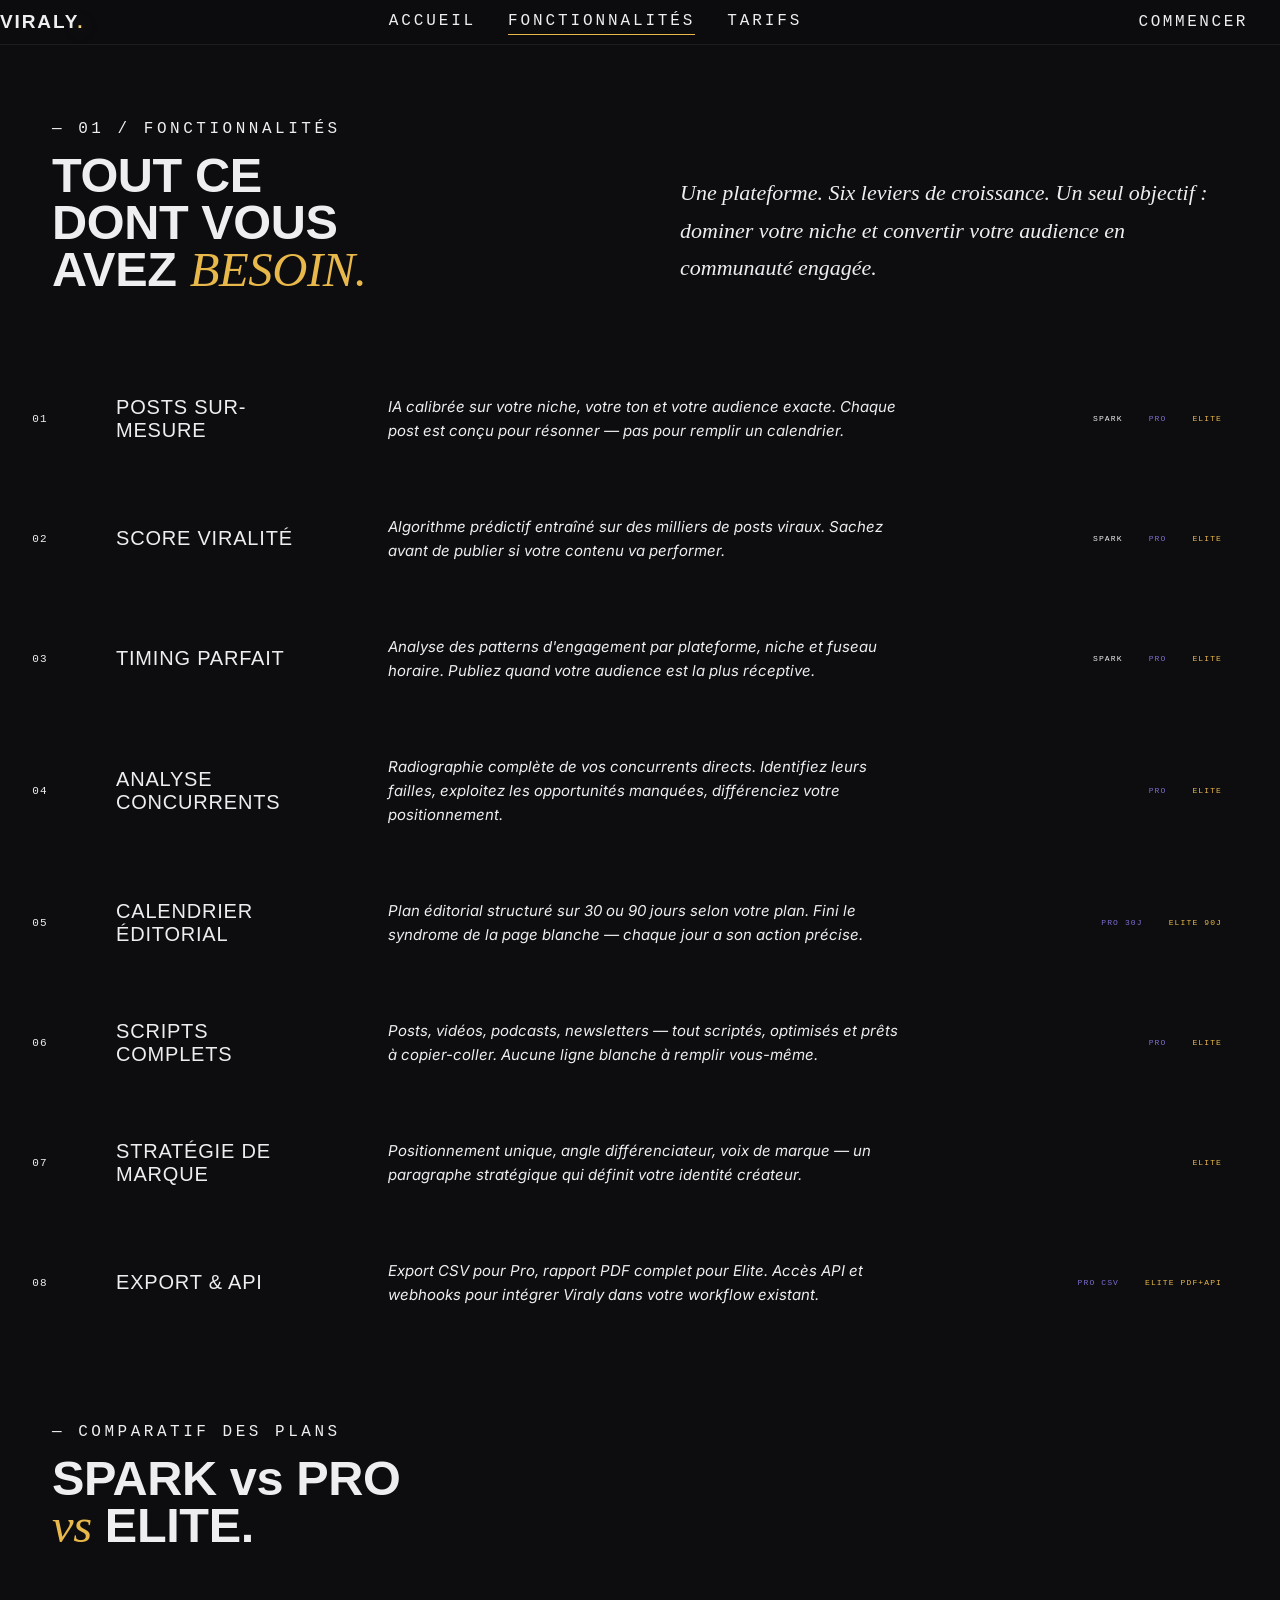
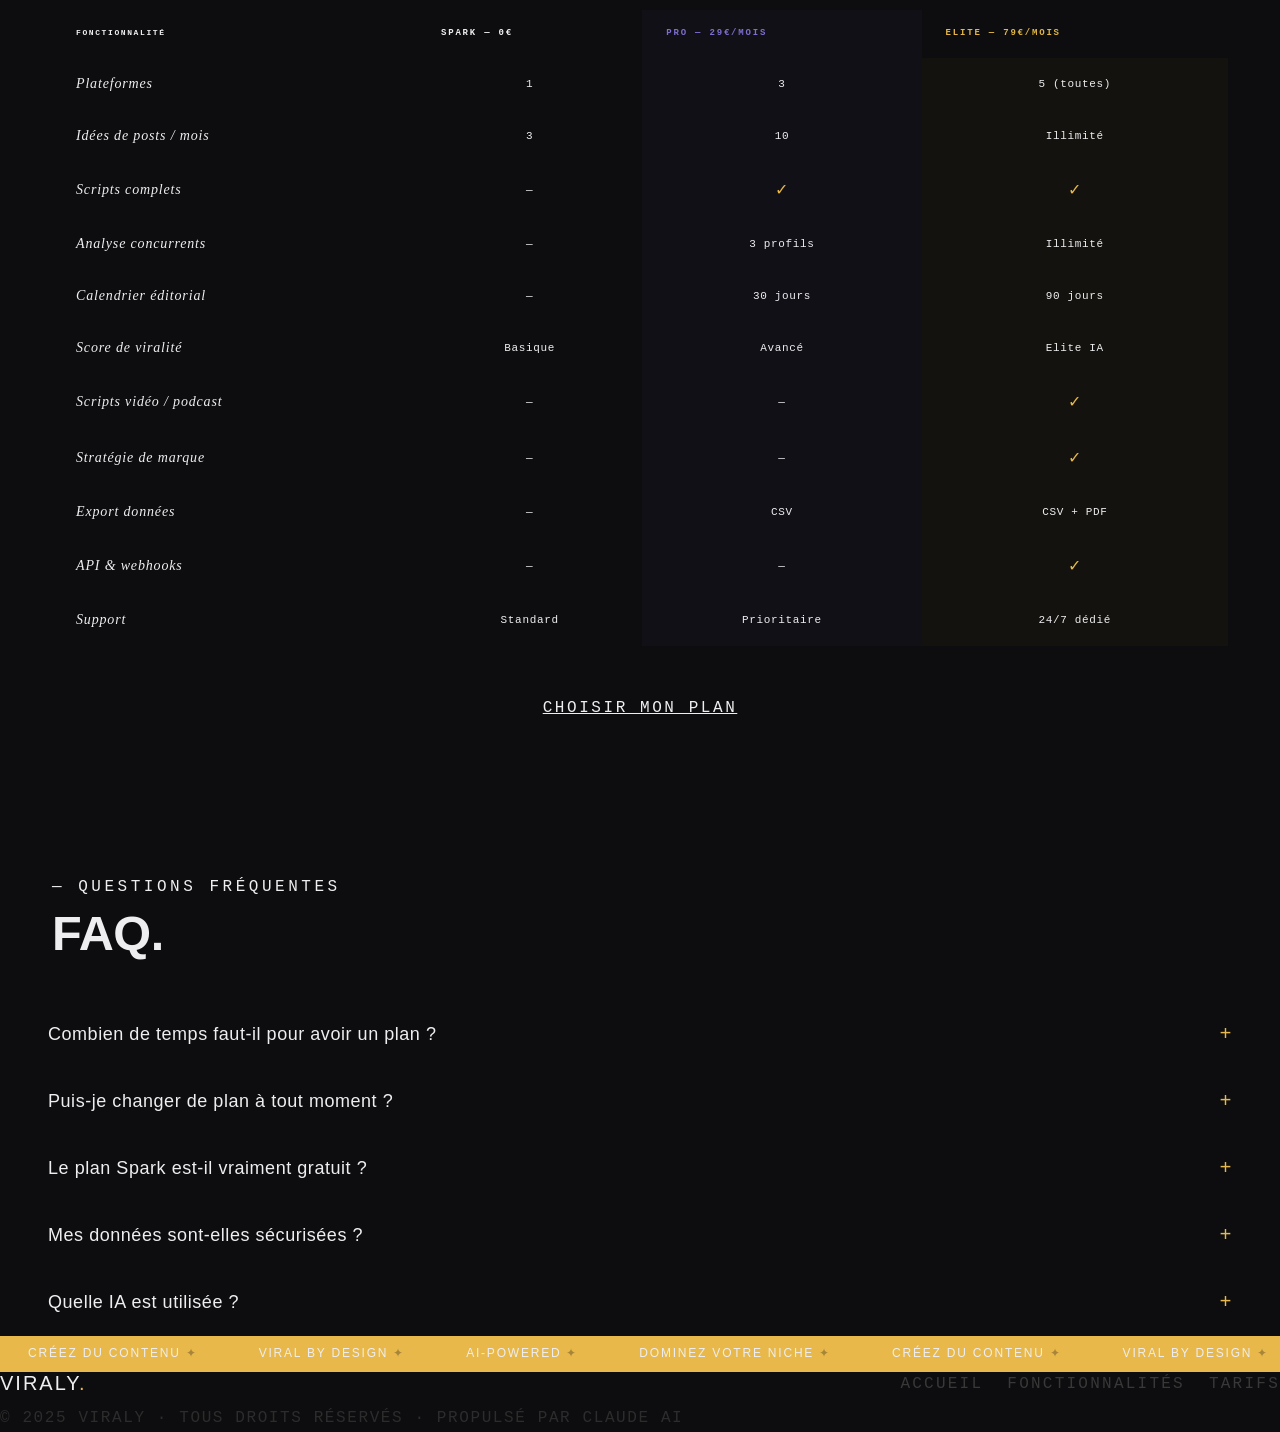
<file: features.html>
<!DOCTYPE html>
<html lang="fr">
<head>
<link rel="preconnect" href="https://fonts.googleapis.com"/>
<link rel="preconnect" href="https://fonts.gstatic.com" crossorigin/>
<link href="https://fonts.googleapis.com/css2?family=Inter:wght@300;400;500;600&family=Syne:wght@700;800&family=Instrument+Serif:ital@1&display=block" rel="stylesheet"/>
<meta charset="UTF-8"/>
<meta name="viewport" content="width=device-width,initial-scale=1"/>
<title>Viraly — Fonctionnalités</title>
<style>/* ─────────────────────────────────────────
   DESIGN TOKENS
───────────────────────────────────────── */

:root{
  --bg:#0D0D0F;--bg2:#111114;--bg3:#16161A;
  --border:rgba(255,255,255,.07);--border2:rgba(255,255,255,.12);
  --text:#EEEEF0;--text2:#A0A0AA;--text3:#606068;
  --gold:#E8B84B;--gold2:#F5D06A;--gold-dim:rgba(232,184,75,.12);
  --radius:8px;
}
*,*::before,*::after{box-sizing:border-box;margin:0;padding:0;}
html{scroll-behavior:smooth;}
body{
  background:var(--bg);color:var(--text);
  font-family:'Inter',sans-serif;font-weight:400;
  overflow-x:hidden;
  -webkit-font-smoothing:antialiased;
}
::-webkit-scrollbar{width:1px;}::-webkit-scrollbar-thumb{background:var(--border2);}
#cur{display:none;}
#cur-ring{display:none;}
@keyframes tick{to{transform:translateX(-50%);}}
@keyframes spin{to{transform:rotate(360deg);}}
@keyframes pulse{0%,100%{opacity:1;}50%{opacity:.3;}}
@keyframes fadeUp{0%{opacity:0;transform:translateY(8px);}100%{opacity:1;transform:translateY(0);}}
.rv {opacity:0;transform:translateY(16px);transition:opacity .6s ease,transform .6s ease;}
.rv2{opacity:0;transform:translateY(16px);transition:opacity .6s .1s ease,transform .6s .1s ease;}
.rv3{opacity:0;transform:translateY(16px);transition:opacity .6s .2s ease,transform .6s .2s ease;}
.rv.in,.rv2.in,.rv3.in{opacity:1;transform:translateY(0);}
nav{position:fixed;top:0;left:0;right:0;z-index:200;display:flex;align-items:center;justify-content:space-between;padding:20px 48px;border-bottom:1px solid transparent;transition:all .3s ease;background:rgba(13,13,15,.8);backdrop-filter:blur(24px);border-bottom-color:var(--border);}
nav.solid{padding:14px 48px;}
.nav-brand{font-family:'Syne',sans-serif;font-weight:800;font-size:18px;letter-spacing:-.02em;color:var(--text);text-decoration:none;}
.nav-brand span{background:linear-gradient(135deg,var(--gold) 0%,var(--gold2) 60%,#fff8e0 100%);-webkit-background-clip:text;background-clip:text;-webkit-text-fill-color:transparent;filter:drop-shadow(0 0 8px rgba(232,184,75,.5));}
.nav-links{display:flex;gap:32px;align-items:center;}
.nav-links a{font-size:13px;color:var(--text2);text-decoration:none;transition:color .2s;}
.nav-links a:hover,.nav-links a.active{color:var(--text);}
.nav-cta{font-family:'Inter',sans-serif;font-size:13px;font-weight:500;background:var(--gold);color:#0D0D0F;border:none;padding:9px 20px;border-radius:6px;cursor:pointer;transition:all .2s;}
.nav-cta:hover{background:var(--gold2);}
.section-label{font-size:11px;font-weight:500;letter-spacing:.12em;text-transform:uppercase;color:var(--gold);display:flex;align-items:center;gap:10px;margin-bottom:14px;}
.section-label::before{content:'';width:16px;height:1px;background:var(--gold);}
.section-title{font-family:'Syne',sans-serif;font-weight:800;font-size:clamp(30px,3.8vw,48px);letter-spacing:-.03em;line-height:1.0;color:var(--text);margin-bottom:14px;}
.section-title .accent{font-family:'Instrument Serif',serif;font-style:italic;font-weight:400;background:linear-gradient(135deg,var(--gold),var(--gold2));-webkit-background-clip:text;background-clip:text;-webkit-text-fill-color:transparent;}
.section-desc{font-size:15px;color:var(--text2);line-height:1.7;}
.btn-primary{font-family:'Inter',sans-serif;font-size:13px;font-weight:500;background:var(--gold);color:#0D0D0F;border:none;padding:12px 28px;border-radius:6px;cursor:pointer;transition:all .2s;}
.btn-primary:hover{background:var(--gold2);transform:translateY(-1px);box-shadow:0 8px 24px rgba(232,184,75,.2);}
.btn-ghost{font-family:'Inter',sans-serif;font-size:13px;font-weight:400;background:transparent;color:var(--text2);border:1px solid var(--border2);padding:12px 28px;border-radius:6px;cursor:pointer;transition:all .2s;}
.btn-ghost:hover{color:var(--text);background:rgba(255,255,255,.04);}
footer{padding:40px 48px;display:flex;align-items:center;justify-content:space-between;flex-wrap:wrap;gap:16px;border-top:1px solid var(--border);}
.f-brand{font-family:'Syne',sans-serif;font-weight:800;font-size:16px;letter-spacing:-.02em;color:var(--text);}
.f-brand span{color:var(--gold);}
.f-links{display:flex;gap:24px;}
.f-links a{font-size:12px;color:var(--text3);text-decoration:none;transition:color .2s;}
.f-links a:hover{color:var(--text2);}
.f-copy{font-size:12px;color:var(--text3);width:100%;}
.ticker{padding:11px 0;overflow:hidden;border-bottom:1px solid var(--border);background:var(--bg2);}
.tk-track{display:flex;white-space:nowrap;animation:tick 20s linear infinite;}
.tk-item{font-size:12px;font-weight:500;letter-spacing:.08em;text-transform:uppercase;color:var(--text3);padding:0 28px;flex-shrink:0;display:flex;align-items:center;gap:8px;}
.tk-item::after{content:'·';color:var(--gold);}
#load-screen{position:fixed;inset:0;background:var(--bg);z-index:500;display:none;flex-direction:column;align-items:center;justify-content:center;gap:20px;}
.load-ring{width:52px;height:52px;position:relative;display:flex;align-items:center;justify-content:center;}
.load-ring::after{content:'';position:absolute;inset:0;border-radius:50%;border:1.5px solid transparent;border-top-color:var(--gold);animation:spin 1s linear infinite;}
.load-v{font-family:'Syne',sans-serif;font-weight:800;font-size:16px;color:var(--text);}
.load-msg{font-size:12px;color:var(--text3);letter-spacing:.06em;animation:pulse 2s ease infinite;}
.load-bar{width:160px;height:1px;background:var(--border);}
.load-fill{height:100%;background:var(--gold);transition:width 1s ease;width:0%;}
@media(max-width:900px){nav{padding:13px 18px;}.nav-links{display:none;}footer{padding:28px 18px;}}

::-webkit-scrollbar { width: 2px; }
::-webkit-scrollbar-track { background: transparent; }
::-webkit-scrollbar-thumb { background: var(--lgrey); border-radius: 2px; }

/* ─────────────────────────────────────────
   CUSTOM CURSOR
───────────────────────────────────────── */
#cur{display:none;}
#cur-ring{display:none;}
body.cursor-hover #cur{display:none;}
body.cursor-hover #cur-ring{display:none;}

/* ─────────────────────────────────────────
   KEYFRAMES
───────────────────────────────────────── */

/* intro curtains */
@keyframes curtainL {
  0%   { transform: translateX(0);     clip-path: inset(0); }
  100% { transform: translateX(-100%); }
}
@keyframes curtainR {
  0%   { transform: translateX(0);    clip-path: inset(0); }
  100% { transform: translateX(100%); }
}

/* intro logo word */
@keyframes wordReveal {
  0%   { opacity: 0; letter-spacing: .18em; transform: translateY(8px); }
  60%  { opacity: 1; }
  100% { opacity: 1; letter-spacing: .06em; transform: translateY(0); }
}

/* intro sub-labels + line */
@keyframes fadeUp {
  from { opacity: 0; transform: translateY(6px); }
  to   { opacity: 1; transform: translateY(0); }
}

/* site entrance after curtains */
@keyframes siteIn {
  from { opacity: 0; transform: translateY(20px); }
  to   { opacity: 1; transform: translateY(0); }
}

/* hero stagger */
@keyframes heroUp {
  from { opacity: 0; transform: translateY(22px); }
  to   { opacity: 1; transform: translateY(0); }
}

/* utilities */
@keyframes ticker { from { transform: translateX(0); } to { transform: translateX(-50%); } }
@keyframes spin   { to   { transform: rotate(360deg); } }
@keyframes pulse  { 0%,100% { opacity: 1; } 50% { opacity: .28; } }

/* ─────────────────────────────────────────
   INTRO — cinematic curtain
───────────────────────────────────────── */
#intro {
  position: fixed; inset: 0; z-index: 1000;
  display: grid; grid-template-columns: 1fr 1fr;
  pointer-events: none;
  /* will be removed from DOM, no fade needed */
}
#intro-l, #intro-r {
  background: var(--ink-dark);
  display: flex; align-items: center; justify-content: center;
  will-change: transform;
}
#intro-l { border-right: 1px solid #1c1c1c; }

/* curtain trigger class */
#intro.open #intro-l {
  animation: curtainL 1.0s var(--ease-inout) forwards;
}
#intro.open #intro-r {
  animation: curtainR 1.0s var(--ease-inout) .06s forwards;
}

/* logo in the centre */
#intro-word {
  font-family: 'Anton', sans-serif;
  font-size: clamp(44px, 8.5vw, 102px);
  color: var(--paper);
  position: absolute; left: 50%; top: 50%;
  transform: translate(-50%, -50%);
  white-space: nowrap;
  opacity: 0;
  /* starts: letter-spacing wide → tightens as it fades in */
  animation: wordReveal 1s var(--ease-out) .3s forwards;
}

/* corner labels */
#intro-sub-l {
  font-family: 'Space Mono', monospace;
  font-size: var(--t-2xs); letter-spacing: .26em; text-transform: uppercase;
  color: #282828;
  opacity: 0; animation: fadeUp .45s ease 1.1s forwards;
}
#intro-sub-r {
  font-family: 'Space Mono', monospace;
  font-size: var(--t-2xs); letter-spacing: .26em; text-transform: uppercase;
  color: #282828; text-align: right;
  opacity: 0; animation: fadeUp .45s ease 1.4s forwards;
}

/* horizontal gold divider at mid-screen */
#intro-line {
  position: absolute; top: 50%; left: 0; right: 0;
  height: 1px; margin-top: -1px;
  background: linear-gradient(90deg, transparent 0%, var(--gold2) 50%, transparent 100%);
  opacity: 0; animation: fadeUp .5s ease 1.8s forwards;
}

/* ─────────────────────────────────────────
   SITE WRAPPER  (hidden until intro done)
───────────────────────────────────────── */
.site-wrap {
  opacity: 0;
}
.site-wrap.visible {
  animation: siteIn .9s var(--ease-out) forwards;
}

/* ─────────────────────────────────────────
   NAV
───────────────────────────────────────── */
nav {
  position: fixed; top: 0; left: 0; right: 0; z-index: 100;
  display: flex; align-items: center; justify-content: space-between;
  padding: 22px var(--side);
  transition: padding .4s var(--ease-out),
              background .4s ease,
              border-color .35s ease,
              box-shadow .35s ease;
}
nav.solid {
  background: rgba(247, 242, 234, .96);
  backdrop-filter: blur(18px) saturate(180%);
  -webkit-backdrop-filter: blur(18px) saturate(180%);
  border-bottom: 1px solid var(--lgrey);
  padding: 13px var(--side);
  box-shadow: 0 1px 0 rgba(0,0,0,.04);
}
.nav-brand {
  font-family: 'Anton', sans-serif;
  font-size: 19px; letter-spacing: .1em;
  color: var(--ink); text-decoration: none;
  transition: opacity .2s ease;
}
.nav-brand:hover { opacity: .6; }
.nav-brand span { color: var(--gold); }

.nav-links { display: flex; gap: 32px; }
.nav-links a {
  font-family: 'Space Mono', monospace;
  font-size: var(--t-2xs); letter-spacing: .18em; text-transform: uppercase;
  color: var(--grey); text-decoration: none;
  transition: color .22s ease;
  position: relative; padding-bottom: 2px;
}
.nav-links a::after {
  content: '';
  position: absolute; bottom: -3px; left: 0; right: 0;
  height: 1px; background: var(--gold);
  transform: scaleX(0); transform-origin: left;
  transition: transform .3s var(--ease-out);
}
.nav-links a:hover, .nav-links a.active { color: var(--ink); }
.nav-links a.active::after, .nav-links a:hover::after { transform: scaleX(1); }

.nav-cta {
  font-family: 'Space Mono', monospace;
  font-size: var(--t-2xs); letter-spacing: .14em; text-transform: uppercase;
  background: var(--ink); color: var(--paper);
  border: none; padding: 10px 24px; cursor: pointer;
  transition: background .28s ease, color .28s ease,
              transform .22s var(--ease-out), box-shadow .22s ease;
}
.nav-cta:hover {
  background: var(--gold); color: var(--ink);
  transform: translateY(-1px);
  box-shadow: 0 6px 18px rgba(181,144,16,.28);
}

/* ─────────────────────────────────────────
   BUTTONS
───────────────────────────────────────── */
.btn {
  font-family: 'Space Mono', monospace;
  font-size: var(--t-2xs); letter-spacing: .16em; text-transform: uppercase;
  border: none; padding: 14px 32px; cursor: pointer;
  position: relative; overflow: hidden; display: inline-block; line-height: 1;
  transition: transform .25s var(--ease-out), box-shadow .25s ease;
}
.btn span { position: relative; z-index: 1; transition: color .3s ease; }
.btn::after {
  content: ''; position: absolute; inset: 0;
  transform: translateX(-101%);
  transition: transform .4s var(--ease-inout);
}
.btn:hover  { transform: translateY(-2px); }
.btn:active { transform: translateY(0); transition-duration: .08s; }
.btn:hover::after { transform: translateX(0); }

.btn-dark { background: var(--ink); color: var(--paper); }
.btn-dark::after { background: var(--gold); }
.btn-dark:hover { box-shadow: 0 10px 28px rgba(12,12,12,.2); }
.btn-dark:hover span { color: var(--ink); }

.btn-outline { background: transparent; color: var(--grey); border: 1px solid var(--lgrey); }
.btn-outline::after { background: var(--ink); }
.btn-outline:hover { border-color: var(--ink); box-shadow: 0 10px 28px rgba(12,12,12,.1); }
.btn-outline:hover span { color: var(--paper); }

.btn-gold { background: var(--gold); color: var(--ink); }
.btn-gold::after { background: var(--ink); }
.btn-gold:hover { box-shadow: 0 10px 28px rgba(181,144,16,.32); }
.btn-gold:hover span { color: var(--paper); }

/* ─────────────────────────────────────────
   TICKER BANDS
───────────────────────────────────────── */
.ticker-band        { background: var(--ink); padding: 11px 0; overflow: hidden; }
.ticker-band.gold   { background: var(--gold); padding: 10px 0; }

.ticker-track      { display: flex; white-space: nowrap; animation: ticker 24s linear infinite; }
.ticker-track.fast { animation-duration: 15s; }

.ticker-item {
  font-family: 'Anton', sans-serif;
  font-size: 12px; letter-spacing: .15em; text-transform: uppercase;
  color: var(--paper); padding: 0 28px; flex-shrink: 0;
}
.ticker-item .dot { color: var(--gold); margin: 0 5px; }
.gold .ticker-item      { color: var(--ink); }
.gold .ticker-item .dot { color: rgba(12,12,12,.3); }

/* ─────────────────────────────────────────
   SHARED SECTION TYPOGRAPHY
───────────────────────────────────────── */
.sec-num {
  font-family: 'Space Mono', monospace;
  font-size: var(--t-2xs); letter-spacing: .22em; text-transform: uppercase;
  color: var(--grey2); display: block; margin-bottom: 14px;
}
.sec-title {
  font-family: 'Anton', sans-serif;
  /* hierarchy: clearly smaller than hero, larger than body — the sweet spot */
  font-size: clamp(28px, 3.8vw, 52px);
  line-height: .97; letter-spacing: -.008em; color: var(--ink);
}
.sec-title em {
  font-family: 'Cormorant Garamond', serif;
  font-style: italic; font-weight: 500; color: var(--gold);
}
.sec-desc {
  font-size: var(--t-lg);
  font-weight: 300; font-style: italic;
  color: var(--ink); line-height: 1.72;
}

/* ─────────────────────────────────────────
   SCROLL REVEAL  — subtle, premium
───────────────────────────────────────── */
.rv  { opacity: 0; transform: translateY(18px); transition: opacity .7s var(--ease-out), transform .7s var(--ease-out); }
.rv2 { opacity: 0; transform: translateY(18px); transition: opacity .7s .12s var(--ease-out), transform .7s .12s var(--ease-out); }
.rv3 { opacity: 0; transform: translateY(18px); transition: opacity .7s .24s var(--ease-out), transform .7s .24s var(--ease-out); }
.rv.in, .rv2.in, .rv3.in { opacity: 1; transform: translateY(0); }

/* ─────────────────────────────────────────
   FOOTER
───────────────────────────────────────── */
footer {
  background: var(--ink-dark);
  padding: 40px var(--side);
  display: flex; align-items: center; justify-content: space-between;
  flex-wrap: wrap; gap: 14px;
  border-top: 2px solid var(--gold);
}
.footer-brand { font-family: 'Anton', sans-serif; font-size: 20px; letter-spacing: .1em; color: var(--paper); }
.footer-brand span { color: var(--gold); }
.footer-links { display: flex; gap: 24px; }
.footer-links a {
  font-family: 'Space Mono', monospace;
  font-size: var(--t-2xs); letter-spacing: .14em; text-transform: uppercase;
  color: #383838; text-decoration: none;
  transition: color .22s ease;
}
.footer-links a:hover { color: var(--gold); }
.footer-copy {
  font-family: 'Space Mono', monospace;
  font-size: var(--t-2xs); letter-spacing: .1em; text-transform: uppercase;
  color: #2c2c2c; width: 100%;
}

/* ─────────────────────────────────────────
   FORMS (app.html)
───────────────────────────────────────── */
.f-group { display: flex; flex-direction: column; gap: 6px; }
.f-group label {
  font-family: 'Space Mono', monospace;
  font-size: var(--t-2xs); letter-spacing: .18em; text-transform: uppercase;
  color: var(--grey);
}
.f-group input, .f-group textarea, .f-group select {
  background: var(--paper2); border: none;
  border-bottom: 2px solid var(--lgrey);
  padding: 11px 4px; font-family: inherit; font-size: var(--t-md);
  color: var(--ink); outline: none;
  transition: border-color .25s ease; resize: vertical;
}
.f-group input:focus, .f-group textarea:focus, .f-group select:focus {
  border-bottom-color: var(--gold);
}
.f-group select option { background: var(--paper2); }
.f-sec-label {
  font-family: 'Space Mono', monospace;
  font-size: var(--t-2xs); letter-spacing: .22em; text-transform: uppercase;
  color: var(--grey2);
  padding-bottom: 10px; border-bottom: 1px solid var(--lgrey);
  display: block; margin-bottom: 16px; margin-top: 26px;
}
.plt-btn {
  font-family: 'Space Mono', monospace;
  font-size: var(--t-2xs); letter-spacing: .14em; text-transform: uppercase;
  background: none; border: 1px solid var(--lgrey);
  padding: 8px 14px; color: var(--grey); cursor: pointer;
  transition: background .22s ease, color .22s ease, border-color .22s ease;
}
.plt-btn.on { background: var(--ink); color: var(--paper); border-color: var(--ink); }
.f-err {
  background: rgba(196,30,58,.05); border-left: 3px solid var(--red);
  padding: 11px 16px; color: var(--red); font-size: var(--t-md);
  margin-top: 16px; display: none;
}

/* ─────────────────────────────────────────
   LOADING SCREEN
───────────────────────────────────────── */
#load-screen {
  position: fixed; inset: 0; background: var(--ink-dark); z-index: 500;
  display: flex; flex-direction: column;
  align-items: center; justify-content: center; gap: 24px;
}
.load-ring {
  width: 68px; height: 68px; position: relative;
  display: flex; align-items: center; justify-content: center;
}
.load-ring::before { content: ''; position: absolute; inset: 0; border-radius: 50%; border: 1px solid rgba(247,242,234,.07); }
.load-ring::after  { content: ''; position: absolute; inset: 0; border-radius: 50%; border: 1px solid transparent; border-top-color: var(--gold); animation: spin 1.4s linear infinite; }
.load-v { font-family: 'Anton', sans-serif; font-size: 19px; color: var(--paper); letter-spacing: .06em; }
.load-step {
  font-family: 'Space Mono', monospace; font-size: var(--t-xs);
  letter-spacing: .18em; text-transform: uppercase;
  color: rgba(247,242,234,.28); animation: pulse 1.9s ease infinite;
  text-align: center; max-width: 230px;
}
.load-bar  { width: 160px; height: 1px; background: rgba(247,242,234,.07); }
.load-fill { height: 100%; background: var(--gold); transition: width 1.3s var(--ease-out); width: 0%; }

/* ─────────────────────────────────────────
   RESPONSIVE GLOBALS
───────────────────────────────────────── */
@media (max-width: 1200px) {
  :root { --side: 40px; }
  nav      { padding: 20px var(--side); }
  nav.solid { padding: 12px var(--side); }
}
@media (max-width: 900px) {
  :root { --side: 24px; }
  nav      { padding: 15px var(--side); }
  nav.solid { padding: 11px var(--side); }
  .nav-links { display: none; }
  .sec-title { font-size: clamp(26px, 6vw, 40px); }
  footer { padding: 32px var(--side); }
}
</style>
<style>
.page-hero{
  padding:120px 52px 64px;
  border-bottom:1px solid var(--lgrey);
  display:grid;grid-template-columns:1fr 1fr;gap:80px;align-items:end;
}
.page-hero-left{}
.page-hero-right{
  font-family:'Cormorant Garamond',serif;font-style:italic;
  font-size:22px;font-weight:400;color:var(--ink);
  line-height:1.7;padding-bottom:8px;
}
.feat-row{
  display:grid;grid-template-columns:80px 260px 1fr;
  border-bottom:1px solid var(--lgrey);
  transition:background .2s;cursor:default;
  min-height:120px;
}
.feat-row:hover{background:var(--paper2);}
.feat-num{
  padding:24px 22px;border-right:1px solid var(--lgrey);
  font-family:'Space Mono',monospace;font-size:11px;
  color:var(--lgrey);letter-spacing:.1em;
  display:flex;align-items:center;justify-content:center;
}
.feat-title{
  padding:36px 36px;border-right:1px solid var(--lgrey);
  font-family:'Anton',sans-serif;font-size:20px;letter-spacing:.04em;
  display:flex;align-items:center;
}
.feat-body{
  padding:36px 48px;
  display:flex;align-items:center;justify-content:space-between;gap:24px;
}
.feat-desc{
  font-size:15px;font-weight:400;font-style:italic;
  color:var(--ink);line-height:1.6;max-width:520px;
}
.feat-plans{display:flex;gap:6px;flex-shrink:0;}
.plan-chip{
  font-family:'Space Mono',monospace;font-size:8px;
  letter-spacing:.14em;text-transform:uppercase;
  padding:5px 10px;border:1px solid var(--lgrey);
  color:var(--grey);
}
.plan-chip.spark{border-color:var(--grey);color:var(--grey);}
.plan-chip.pro{border-color:#7c6fcf;color:#7c6fcf;}
.plan-chip.elite{border-color:var(--gold);color:var(--gold);}

/* Comparison table */
.compare-section{padding:80px 52px;}
.compare-header{margin-bottom:60px;}
table{width:100%;border-collapse:collapse;}
th,td{padding:18px 24px;border-bottom:1px solid var(--lgrey);text-align:left;vertical-align:middle;}
thead th{
  font-family:'Space Mono',monospace;font-size:9px;
  letter-spacing:.2em;text-transform:uppercase;color:var(--grey);
  border-bottom:2px solid var(--ink);padding-bottom:20px;
}
thead th:first-child{font-size:8px;color:var(--lgrey);}
tbody td:first-child{
  font-size:14px;font-weight:300;font-style:italic;color:var(--grey);
}
tbody td{
  font-family:'Space Mono',monospace;font-size:11px;
  letter-spacing:.06em;text-align:center;
}
tbody td:first-child{text-align:left;font-family:'Cormorant Garamond',serif;}
tbody tr:hover{background:var(--paper2);}
.chk-y{color:var(--gold);font-size:16px;}
.chk-n{color:var(--lgrey);}
.col-pro{background:rgba(124,111,207,.04);}
.col-elite{background:rgba(184,150,12,.04);}
thead .col-pro{color:#7c6fcf !important;}
thead .col-elite{
  background:linear-gradient(120deg,var(--gold),#d4af37);
  -webkit-background-clip:text;background-clip:text;color:transparent !important;
}

/* FAQ */
.faq-section{border-top:1px solid var(--lgrey);}
.faq-header{
  padding:64px 52px 44px;border-bottom:1px solid var(--lgrey);
}
.faq-item{
  border-bottom:1px solid var(--lgrey);
  overflow:hidden;
}
.faq-q{
  padding:22px 48px;display:flex;justify-content:space-between;align-items:center;
  cursor:pointer;transition:background .2s;
  font-family:'Anton',sans-serif;font-size:18px;letter-spacing:.03em;
}
.faq-q:hover{background:var(--paper2);}
.faq-toggle{
  font-family:'Space Mono',monospace;font-size:20px;
  color:var(--gold);flex-shrink:0;margin-left:20px;transition:transform .3s;
}
.faq-a{
  max-height:0;overflow:hidden;transition:max-height .4s ease;
}
.faq-a-inner{
  padding:0 48px 22px;
  font-size:16px;font-weight:300;font-style:italic;
  color:var(--grey);line-height:1.7;max-width:700px;
}
.faq-item.open .faq-toggle{transform:rotate(45deg);}
.faq-item.open .faq-a{max-height:200px;}
</style>
</head>
<body>
<div id="cur"></div><div id="cur-ring"></div>

<nav id="nav" class="solid">
  <a class="nav-brand" href="index.html">VIRALY<span>.</span></a>
  <div class="nav-links">
    <a href="index.html">Accueil</a>
    <a href="features.html" class="active">Fonctionnalités</a>
    <a href="pricing.html">Tarifs</a>
  </div>
  <button class="btn btn-dark nav-cta" onclick="location.href='pricing.html'"><span>Commencer</span></button>
</nav>

<!-- PAGE HERO -->
<div class="page-hero">
  <div class="page-hero-left rv">
    <span class="sec-num">— 01 / Fonctionnalités</span>
    <h1 class="sec-title">TOUT CE<br/>DONT VOUS<br/>AVEZ <em>BESOIN.</em></h1>
  </div>
  <div class="page-hero-right rv2">
    Une plateforme. Six leviers de croissance. Un seul objectif : dominer votre niche et convertir votre audience en communauté engagée.
  </div>
</div>

<!-- FEATURES LIST -->
<div>
  <div class="feat-row rv">
    <div class="feat-num">01</div>
    <div class="feat-title">POSTS SUR-MESURE</div>
    <div class="feat-body">
      <p class="feat-desc">IA calibrée sur votre niche, votre ton et votre audience exacte. Chaque post est conçu pour résonner — pas pour remplir un calendrier.</p>
      <div class="feat-plans"><span class="plan-chip spark">Spark</span><span class="plan-chip pro">Pro</span><span class="plan-chip elite">Elite</span></div>
    </div>
  </div>
  <div class="feat-row rv">
    <div class="feat-num">02</div>
    <div class="feat-title">SCORE VIRALITÉ</div>
    <div class="feat-body">
      <p class="feat-desc">Algorithme prédictif entraîné sur des milliers de posts viraux. Sachez avant de publier si votre contenu va performer.</p>
      <div class="feat-plans"><span class="plan-chip spark">Spark</span><span class="plan-chip pro">Pro</span><span class="plan-chip elite">Elite</span></div>
    </div>
  </div>
  <div class="feat-row rv">
    <div class="feat-num">03</div>
    <div class="feat-title">TIMING PARFAIT</div>
    <div class="feat-body">
      <p class="feat-desc">Analyse des patterns d'engagement par plateforme, niche et fuseau horaire. Publiez quand votre audience est la plus réceptive.</p>
      <div class="feat-plans"><span class="plan-chip spark">Spark</span><span class="plan-chip pro">Pro</span><span class="plan-chip elite">Elite</span></div>
    </div>
  </div>
  <div class="feat-row rv">
    <div class="feat-num">04</div>
    <div class="feat-title">ANALYSE CONCURRENTS</div>
    <div class="feat-body">
      <p class="feat-desc">Radiographie complète de vos concurrents directs. Identifiez leurs failles, exploitez les opportunités manquées, différenciez votre positionnement.</p>
      <div class="feat-plans"><span class="plan-chip pro">Pro</span><span class="plan-chip elite">Elite</span></div>
    </div>
  </div>
  <div class="feat-row rv">
    <div class="feat-num">05</div>
    <div class="feat-title">CALENDRIER ÉDITORIAL</div>
    <div class="feat-body">
      <p class="feat-desc">Plan éditorial structuré sur 30 ou 90 jours selon votre plan. Fini le syndrome de la page blanche — chaque jour a son action précise.</p>
      <div class="feat-plans"><span class="plan-chip pro">Pro 30j</span><span class="plan-chip elite">Elite 90j</span></div>
    </div>
  </div>
  <div class="feat-row rv">
    <div class="feat-num">06</div>
    <div class="feat-title">SCRIPTS COMPLETS</div>
    <div class="feat-body">
      <p class="feat-desc">Posts, vidéos, podcasts, newsletters — tout scriptés, optimisés et prêts à copier-coller. Aucune ligne blanche à remplir vous-même.</p>
      <div class="feat-plans"><span class="plan-chip pro">Pro</span><span class="plan-chip elite">Elite</span></div>
    </div>
  </div>
  <div class="feat-row rv">
    <div class="feat-num">07</div>
    <div class="feat-title">STRATÉGIE DE MARQUE</div>
    <div class="feat-body">
      <p class="feat-desc">Positionnement unique, angle différenciateur, voix de marque — un paragraphe stratégique qui définit votre identité créateur.</p>
      <div class="feat-plans"><span class="plan-chip elite">Elite</span></div>
    </div>
  </div>
  <div class="feat-row rv">
    <div class="feat-num">08</div>
    <div class="feat-title">EXPORT & API</div>
    <div class="feat-body">
      <p class="feat-desc">Export CSV pour Pro, rapport PDF complet pour Elite. Accès API et webhooks pour intégrer Viraly dans votre workflow existant.</p>
      <div class="feat-plans"><span class="plan-chip pro">Pro CSV</span><span class="plan-chip elite">Elite PDF+API</span></div>
    </div>
  </div>
</div>

<!-- COMPARISON TABLE -->
<div class="compare-section">
  <div class="compare-header rv">
    <span class="sec-num">— Comparatif des plans</span>
    <h2 class="sec-title">SPARK vs PRO<br/><em>vs</em> ELITE.</h2>
  </div>
  <table class="rv2">
    <thead>
      <tr>
        <th>Fonctionnalité</th>
        <th>SPARK — 0€</th>
        <th class="col-pro">PRO — 29€/mois</th>
        <th class="col-elite">ELITE — 79€/mois</th>
      </tr>
    </thead>
    <tbody>
      <tr><td>Plateformes</td><td>1</td><td class="col-pro">3</td><td class="col-elite">5 (toutes)</td></tr>
      <tr><td>Idées de posts / mois</td><td>3</td><td class="col-pro">10</td><td class="col-elite">Illimité</td></tr>
      <tr><td>Scripts complets</td><td class="chk-n">—</td><td class="col-pro chk-y">✓</td><td class="col-elite chk-y">✓</td></tr>
      <tr><td>Analyse concurrents</td><td class="chk-n">—</td><td class="col-pro">3 profils</td><td class="col-elite">Illimité</td></tr>
      <tr><td>Calendrier éditorial</td><td class="chk-n">—</td><td class="col-pro">30 jours</td><td class="col-elite">90 jours</td></tr>
      <tr><td>Score de viralité</td><td>Basique</td><td class="col-pro">Avancé</td><td class="col-elite">Elite IA</td></tr>
      <tr><td>Scripts vidéo / podcast</td><td class="chk-n">—</td><td class="chk-n col-pro">—</td><td class="col-elite chk-y">✓</td></tr>
      <tr><td>Stratégie de marque</td><td class="chk-n">—</td><td class="chk-n col-pro">—</td><td class="col-elite chk-y">✓</td></tr>
      <tr><td>Export données</td><td class="chk-n">—</td><td class="col-pro">CSV</td><td class="col-elite">CSV + PDF</td></tr>
      <tr><td>API & webhooks</td><td class="chk-n">—</td><td class="chk-n col-pro">—</td><td class="col-elite chk-y">✓</td></tr>
      <tr><td>Support</td><td>Standard</td><td class="col-pro">Prioritaire</td><td class="col-elite">24/7 dédié</td></tr>
    </tbody>
  </table>
  <div style="margin-top:40px;text-align:center;">
    <a href="pricing.html" class="btn btn-dark"><span>Choisir mon plan</span></a>
  </div>
</div>

<!-- FAQ -->
<div class="faq-section">
  <div class="faq-header rv">
    <span class="sec-num">— Questions fréquentes</span>
    <h2 class="sec-title">FAQ.</h2>
  </div>
  <div class="faq-item">
    <div class="faq-q" onclick="toggleFaq(this)">Combien de temps faut-il pour avoir un plan ?<span class="faq-toggle">+</span></div>
    <div class="faq-a"><div class="faq-a-inner">Moins de 30 secondes. Claude AI analyse votre profil et génère votre stratégie complète instantanément.</div></div>
  </div>
  <div class="faq-item">
    <div class="faq-q" onclick="toggleFaq(this)">Puis-je changer de plan à tout moment ?<span class="faq-toggle">+</span></div>
    <div class="faq-a"><div class="faq-a-inner">Oui, upgrade ou downgrade à tout moment depuis votre espace. La facturation est au prorata.</div></div>
  </div>
  <div class="faq-item">
    <div class="faq-q" onclick="toggleFaq(this)">Le plan Spark est-il vraiment gratuit ?<span class="faq-toggle">+</span></div>
    <div class="faq-a"><div class="faq-a-inner">Oui, 100% gratuit pour toujours. 3 idées de posts par mois, 1 plateforme, aucune carte bancaire requise.</div></div>
  </div>
  <div class="faq-item">
    <div class="faq-q" onclick="toggleFaq(this)">Mes données sont-elles sécurisées ?<span class="faq-toggle">+</span></div>
    <div class="faq-a"><div class="faq-a-inner">Vos données ne sont jamais stockées ni revendues. Chaque analyse est traitée en temps réel et effacée immédiatement.</div></div>
  </div>
  <div class="faq-item">
    <div class="faq-q" onclick="toggleFaq(this)">Quelle IA est utilisée ?<span class="faq-toggle">+</span></div>
    <div class="faq-a"><div class="faq-a-inner">Viraly utilise Claude Sonnet d'Anthropic, l'un des modèles les plus avancés du marché pour la génération de contenu créatif et stratégique.</div></div>
  </div>
</div>

<!-- TICKER -->
<div class="ticker-band gold">
  <div class="ticker-track fast">
    <div class="ticker-item">CRÉEZ DU CONTENU<span class="dot">✦</span></div>
    <div class="ticker-item">VIRAL BY DESIGN<span class="dot">✦</span></div>
    <div class="ticker-item">AI-POWERED<span class="dot">✦</span></div>
    <div class="ticker-item">DOMINEZ VOTRE NICHE<span class="dot">✦</span></div>
    <div class="ticker-item">CRÉEZ DU CONTENU<span class="dot">✦</span></div>
    <div class="ticker-item">VIRAL BY DESIGN<span class="dot">✦</span></div>
    <div class="ticker-item">AI-POWERED<span class="dot">✦</span></div>
    <div class="ticker-item">DOMINEZ VOTRE NICHE<span class="dot">✦</span></div>
  </div>
</div>

<footer>
  <div class="footer-brand">VIRALY<span>.</span></div>
  <div class="footer-links">
    <a href="index.html">Accueil</a>
    <a href="features.html">Fonctionnalités</a>
    <a href="pricing.html">Tarifs</a>
  </div>
  <div class="footer-copy">© 2025 Viraly · Tous droits réservés · Propulsé par Claude AI</div>
</footer>

<script>

const cur=document.getElementById('cur'),ring=document.getElementById('cur-ring');
let mx=0,my=0,rx=0,ry=0;
document.addEventListener('mousemove',e=>{mx=e.clientX;my=e.clientY;cur.style.left=mx+'px';cur.style.top=my+'px';});
(function loop(){rx+=(mx-rx)*.11;ry+=(my-ry)*.11;ring.style.left=rx+'px';ring.style.top=ry+'px';requestAnimationFrame(loop);})();
document.querySelectorAll('a,button').forEach(el=>{el.addEventListener('mouseenter',()=>{cur.style.width='12px';cur.style.height='12px';ring.style.width='44px';ring.style.height='44px';});el.addEventListener('mouseleave',()=>{cur.style.width='6px';cur.style.height='6px';ring.style.width='28px';ring.style.height='28px';});});
const nav=document.getElementById('nav');
window.addEventListener('scroll',()=>nav.classList.toggle('solid',window.scrollY>40));
const io=new IntersectionObserver(entries=>{entries.forEach(e=>{if(e.isIntersecting){e.target.classList.add('in');io.unobserve(e.target);}});},{threshold:.06});
document.querySelectorAll('.rv,.rv2,.rv3').forEach(el=>io.observe(el));

document.querySelectorAll('.rv,.rv2,.rv3').forEach(el=>io.observe(el));
function toggleFaq(q){const item=q.parentElement;item.classList.toggle('open');}
</script>
</body>
</html>
</file>
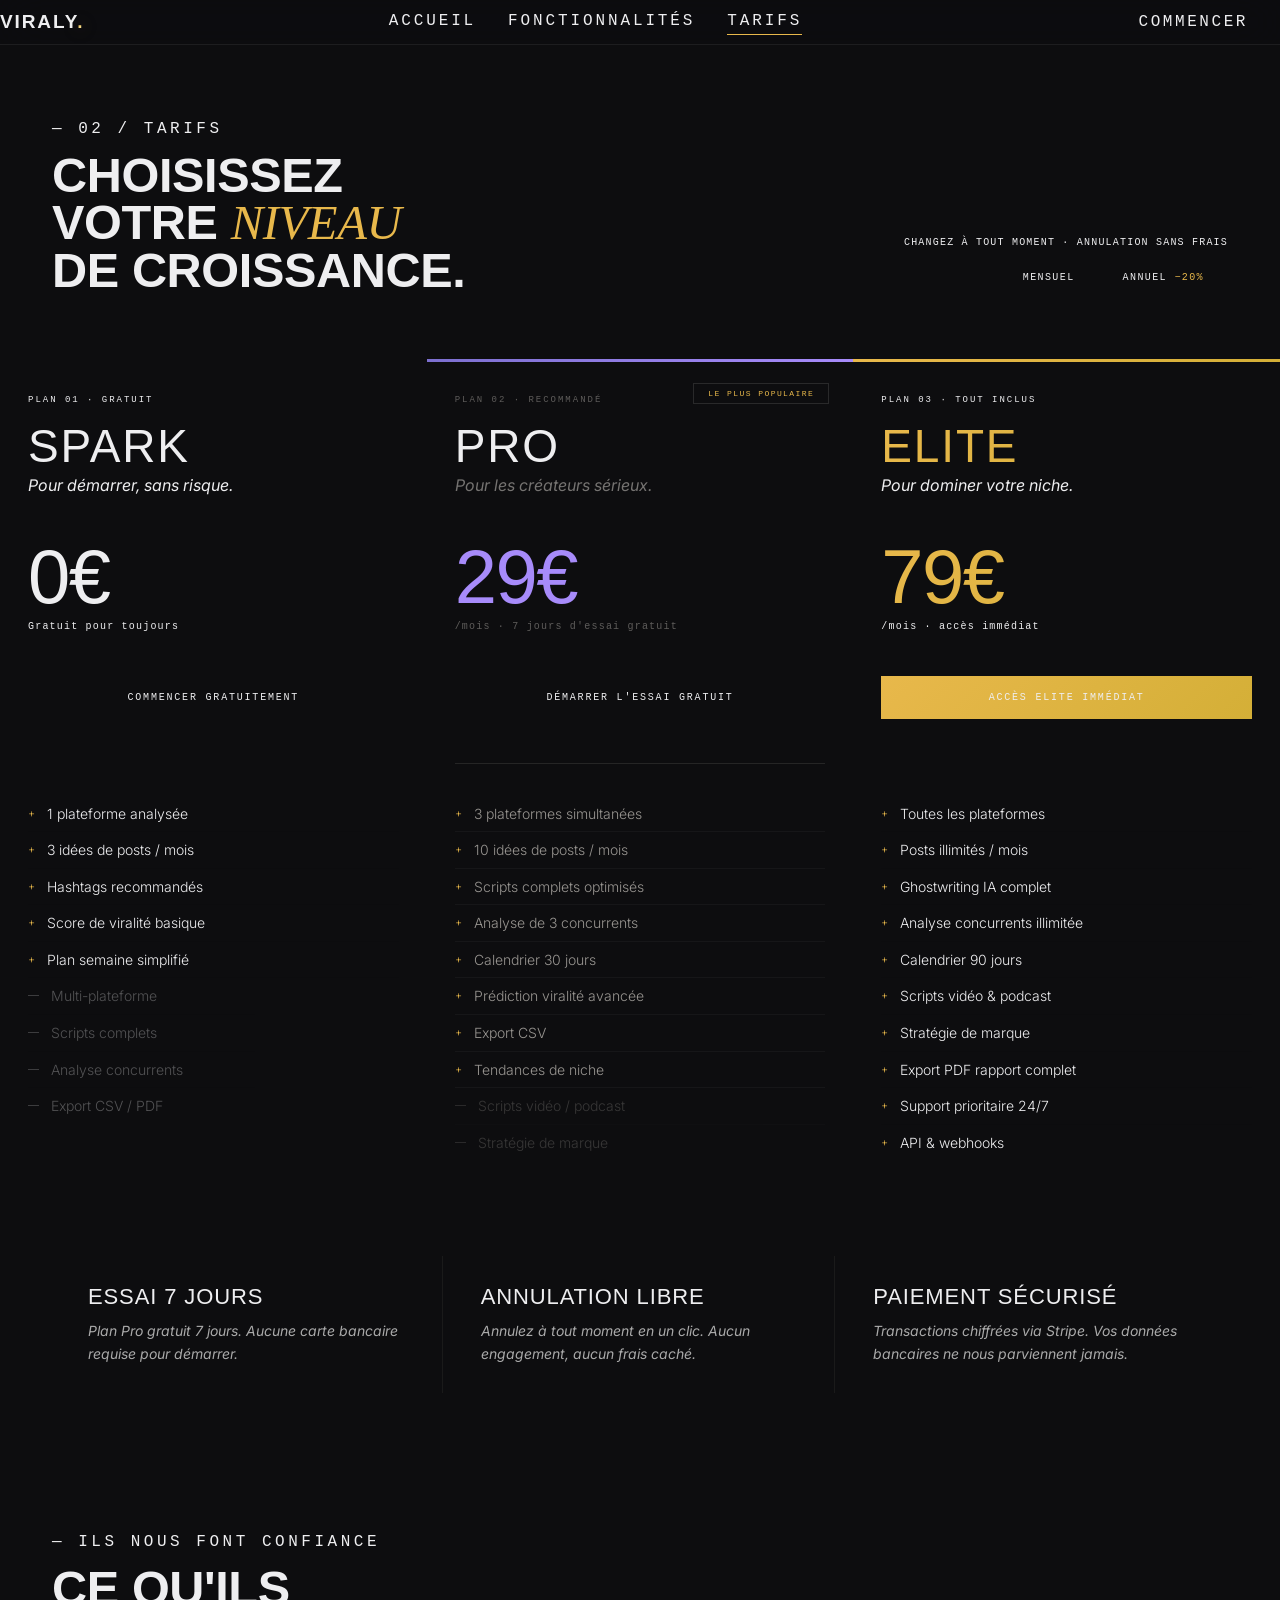
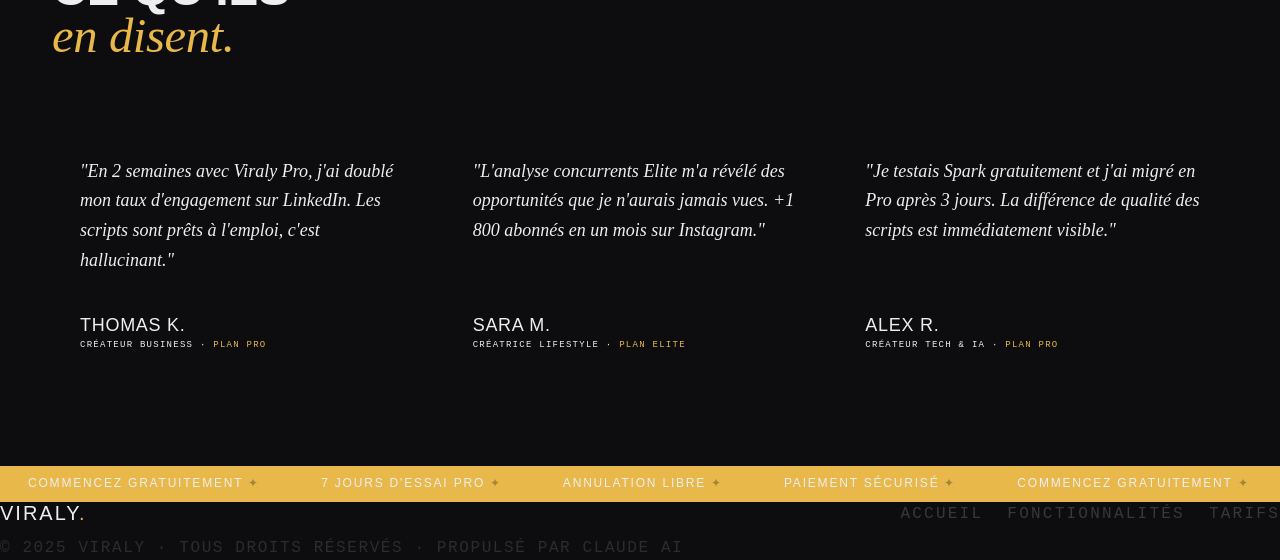
<file: pricing.html>
<!DOCTYPE html>
<html lang="fr">
<head>
<link rel="preconnect" href="https://fonts.googleapis.com"/>
<link rel="preconnect" href="https://fonts.gstatic.com" crossorigin/>
<link href="https://fonts.googleapis.com/css2?family=Inter:wght@300;400;500;600&family=Syne:wght@700;800&family=Instrument+Serif:ital@1&display=block" rel="stylesheet"/>
<meta charset="UTF-8"/>
<meta name="viewport" content="width=device-width,initial-scale=1"/>
<title>Viraly — Tarifs</title>
<style>/* ─────────────────────────────────────────
   DESIGN TOKENS
───────────────────────────────────────── */

:root{
  --bg:#0D0D0F;--bg2:#111114;--bg3:#16161A;
  --border:rgba(255,255,255,.07);--border2:rgba(255,255,255,.12);
  --text:#EEEEF0;--text2:#A0A0AA;--text3:#606068;
  --gold:#E8B84B;--gold2:#F5D06A;--gold-dim:rgba(232,184,75,.12);
  --radius:8px;
}
*,*::before,*::after{box-sizing:border-box;margin:0;padding:0;}
html{scroll-behavior:smooth;}
body{
  background:var(--bg);color:var(--text);
  font-family:'Inter',sans-serif;font-weight:400;
  overflow-x:hidden;
  -webkit-font-smoothing:antialiased;
}
::-webkit-scrollbar{width:1px;}::-webkit-scrollbar-thumb{background:var(--border2);}
#cur{display:none;}
#cur-ring{display:none;}
@keyframes tick{to{transform:translateX(-50%);}}
@keyframes spin{to{transform:rotate(360deg);}}
@keyframes pulse{0%,100%{opacity:1;}50%{opacity:.3;}}
@keyframes fadeUp{0%{opacity:0;transform:translateY(8px);}100%{opacity:1;transform:translateY(0);}}
.rv {opacity:0;transform:translateY(16px);transition:opacity .6s ease,transform .6s ease;}
.rv2{opacity:0;transform:translateY(16px);transition:opacity .6s .1s ease,transform .6s .1s ease;}
.rv3{opacity:0;transform:translateY(16px);transition:opacity .6s .2s ease,transform .6s .2s ease;}
.rv.in,.rv2.in,.rv3.in{opacity:1;transform:translateY(0);}
nav{position:fixed;top:0;left:0;right:0;z-index:200;display:flex;align-items:center;justify-content:space-between;padding:20px 48px;border-bottom:1px solid transparent;transition:all .3s ease;background:rgba(13,13,15,.8);backdrop-filter:blur(24px);border-bottom-color:var(--border);}
nav.solid{padding:14px 48px;}
.nav-brand{font-family:'Syne',sans-serif;font-weight:800;font-size:18px;letter-spacing:-.02em;color:var(--text);text-decoration:none;}
.nav-brand span{background:linear-gradient(135deg,var(--gold) 0%,var(--gold2) 60%,#fff8e0 100%);-webkit-background-clip:text;background-clip:text;-webkit-text-fill-color:transparent;filter:drop-shadow(0 0 8px rgba(232,184,75,.5));}
.nav-links{display:flex;gap:32px;align-items:center;}
.nav-links a{font-size:13px;color:var(--text2);text-decoration:none;transition:color .2s;}
.nav-links a:hover,.nav-links a.active{color:var(--text);}
.nav-cta{font-family:'Inter',sans-serif;font-size:13px;font-weight:500;background:var(--gold);color:#0D0D0F;border:none;padding:9px 20px;border-radius:6px;cursor:pointer;transition:all .2s;}
.nav-cta:hover{background:var(--gold2);}
.section-label{font-size:11px;font-weight:500;letter-spacing:.12em;text-transform:uppercase;color:var(--gold);display:flex;align-items:center;gap:10px;margin-bottom:14px;}
.section-label::before{content:'';width:16px;height:1px;background:var(--gold);}
.section-title{font-family:'Syne',sans-serif;font-weight:800;font-size:clamp(30px,3.8vw,48px);letter-spacing:-.03em;line-height:1.0;color:var(--text);margin-bottom:14px;}
.section-title .accent{font-family:'Instrument Serif',serif;font-style:italic;font-weight:400;background:linear-gradient(135deg,var(--gold),var(--gold2));-webkit-background-clip:text;background-clip:text;-webkit-text-fill-color:transparent;}
.section-desc{font-size:15px;color:var(--text2);line-height:1.7;}
.btn-primary{font-family:'Inter',sans-serif;font-size:13px;font-weight:500;background:var(--gold);color:#0D0D0F;border:none;padding:12px 28px;border-radius:6px;cursor:pointer;transition:all .2s;}
.btn-primary:hover{background:var(--gold2);transform:translateY(-1px);box-shadow:0 8px 24px rgba(232,184,75,.2);}
.btn-ghost{font-family:'Inter',sans-serif;font-size:13px;font-weight:400;background:transparent;color:var(--text2);border:1px solid var(--border2);padding:12px 28px;border-radius:6px;cursor:pointer;transition:all .2s;}
.btn-ghost:hover{color:var(--text);background:rgba(255,255,255,.04);}
footer{padding:40px 48px;display:flex;align-items:center;justify-content:space-between;flex-wrap:wrap;gap:16px;border-top:1px solid var(--border);}
.f-brand{font-family:'Syne',sans-serif;font-weight:800;font-size:16px;letter-spacing:-.02em;color:var(--text);}
.f-brand span{color:var(--gold);}
.f-links{display:flex;gap:24px;}
.f-links a{font-size:12px;color:var(--text3);text-decoration:none;transition:color .2s;}
.f-links a:hover{color:var(--text2);}
.f-copy{font-size:12px;color:var(--text3);width:100%;}
.ticker{padding:11px 0;overflow:hidden;border-bottom:1px solid var(--border);background:var(--bg2);}
.tk-track{display:flex;white-space:nowrap;animation:tick 20s linear infinite;}
.tk-item{font-size:12px;font-weight:500;letter-spacing:.08em;text-transform:uppercase;color:var(--text3);padding:0 28px;flex-shrink:0;display:flex;align-items:center;gap:8px;}
.tk-item::after{content:'·';color:var(--gold);}
#load-screen{position:fixed;inset:0;background:var(--bg);z-index:500;display:none;flex-direction:column;align-items:center;justify-content:center;gap:20px;}
.load-ring{width:52px;height:52px;position:relative;display:flex;align-items:center;justify-content:center;}
.load-ring::after{content:'';position:absolute;inset:0;border-radius:50%;border:1.5px solid transparent;border-top-color:var(--gold);animation:spin 1s linear infinite;}
.load-v{font-family:'Syne',sans-serif;font-weight:800;font-size:16px;color:var(--text);}
.load-msg{font-size:12px;color:var(--text3);letter-spacing:.06em;animation:pulse 2s ease infinite;}
.load-bar{width:160px;height:1px;background:var(--border);}
.load-fill{height:100%;background:var(--gold);transition:width 1s ease;width:0%;}
@media(max-width:900px){nav{padding:13px 18px;}.nav-links{display:none;}footer{padding:28px 18px;}}

::-webkit-scrollbar { width: 2px; }
::-webkit-scrollbar-track { background: transparent; }
::-webkit-scrollbar-thumb { background: var(--lgrey); border-radius: 2px; }

/* ─────────────────────────────────────────
   CUSTOM CURSOR
───────────────────────────────────────── */
#cur{display:none;}
#cur-ring{display:none;}
body.cursor-hover #cur{display:none;}
body.cursor-hover #cur-ring{display:none;}

/* ─────────────────────────────────────────
   KEYFRAMES
───────────────────────────────────────── */

/* intro curtains */
@keyframes curtainL {
  0%   { transform: translateX(0);     clip-path: inset(0); }
  100% { transform: translateX(-100%); }
}
@keyframes curtainR {
  0%   { transform: translateX(0);    clip-path: inset(0); }
  100% { transform: translateX(100%); }
}

/* intro logo word */
@keyframes wordReveal {
  0%   { opacity: 0; letter-spacing: .18em; transform: translateY(8px); }
  60%  { opacity: 1; }
  100% { opacity: 1; letter-spacing: .06em; transform: translateY(0); }
}

/* intro sub-labels + line */
@keyframes fadeUp {
  from { opacity: 0; transform: translateY(6px); }
  to   { opacity: 1; transform: translateY(0); }
}

/* site entrance after curtains */
@keyframes siteIn {
  from { opacity: 0; transform: translateY(20px); }
  to   { opacity: 1; transform: translateY(0); }
}

/* hero stagger */
@keyframes heroUp {
  from { opacity: 0; transform: translateY(22px); }
  to   { opacity: 1; transform: translateY(0); }
}

/* utilities */
@keyframes ticker { from { transform: translateX(0); } to { transform: translateX(-50%); } }
@keyframes spin   { to   { transform: rotate(360deg); } }
@keyframes pulse  { 0%,100% { opacity: 1; } 50% { opacity: .28; } }

/* ─────────────────────────────────────────
   INTRO — cinematic curtain
───────────────────────────────────────── */
#intro {
  position: fixed; inset: 0; z-index: 1000;
  display: grid; grid-template-columns: 1fr 1fr;
  pointer-events: none;
  /* will be removed from DOM, no fade needed */
}
#intro-l, #intro-r {
  background: var(--ink-dark);
  display: flex; align-items: center; justify-content: center;
  will-change: transform;
}
#intro-l { border-right: 1px solid #1c1c1c; }

/* curtain trigger class */
#intro.open #intro-l {
  animation: curtainL 1.0s var(--ease-inout) forwards;
}
#intro.open #intro-r {
  animation: curtainR 1.0s var(--ease-inout) .06s forwards;
}

/* logo in the centre */
#intro-word {
  font-family: 'Anton', sans-serif;
  font-size: clamp(44px, 8.5vw, 102px);
  color: var(--paper);
  position: absolute; left: 50%; top: 50%;
  transform: translate(-50%, -50%);
  white-space: nowrap;
  opacity: 0;
  /* starts: letter-spacing wide → tightens as it fades in */
  animation: wordReveal 1s var(--ease-out) .3s forwards;
}

/* corner labels */
#intro-sub-l {
  font-family: 'Space Mono', monospace;
  font-size: var(--t-2xs); letter-spacing: .26em; text-transform: uppercase;
  color: #282828;
  opacity: 0; animation: fadeUp .45s ease 1.1s forwards;
}
#intro-sub-r {
  font-family: 'Space Mono', monospace;
  font-size: var(--t-2xs); letter-spacing: .26em; text-transform: uppercase;
  color: #282828; text-align: right;
  opacity: 0; animation: fadeUp .45s ease 1.4s forwards;
}

/* horizontal gold divider at mid-screen */
#intro-line {
  position: absolute; top: 50%; left: 0; right: 0;
  height: 1px; margin-top: -1px;
  background: linear-gradient(90deg, transparent 0%, var(--gold2) 50%, transparent 100%);
  opacity: 0; animation: fadeUp .5s ease 1.8s forwards;
}

/* ─────────────────────────────────────────
   SITE WRAPPER  (hidden until intro done)
───────────────────────────────────────── */
.site-wrap {
  opacity: 0;
}
.site-wrap.visible {
  animation: siteIn .9s var(--ease-out) forwards;
}

/* ─────────────────────────────────────────
   NAV
───────────────────────────────────────── */
nav {
  position: fixed; top: 0; left: 0; right: 0; z-index: 100;
  display: flex; align-items: center; justify-content: space-between;
  padding: 22px var(--side);
  transition: padding .4s var(--ease-out),
              background .4s ease,
              border-color .35s ease,
              box-shadow .35s ease;
}
nav.solid {
  background: rgba(247, 242, 234, .96);
  backdrop-filter: blur(18px) saturate(180%);
  -webkit-backdrop-filter: blur(18px) saturate(180%);
  border-bottom: 1px solid var(--lgrey);
  padding: 13px var(--side);
  box-shadow: 0 1px 0 rgba(0,0,0,.04);
}
.nav-brand {
  font-family: 'Anton', sans-serif;
  font-size: 19px; letter-spacing: .1em;
  color: var(--ink); text-decoration: none;
  transition: opacity .2s ease;
}
.nav-brand:hover { opacity: .6; }
.nav-brand span { color: var(--gold); }

.nav-links { display: flex; gap: 32px; }
.nav-links a {
  font-family: 'Space Mono', monospace;
  font-size: var(--t-2xs); letter-spacing: .18em; text-transform: uppercase;
  color: var(--grey); text-decoration: none;
  transition: color .22s ease;
  position: relative; padding-bottom: 2px;
}
.nav-links a::after {
  content: '';
  position: absolute; bottom: -3px; left: 0; right: 0;
  height: 1px; background: var(--gold);
  transform: scaleX(0); transform-origin: left;
  transition: transform .3s var(--ease-out);
}
.nav-links a:hover, .nav-links a.active { color: var(--ink); }
.nav-links a.active::after, .nav-links a:hover::after { transform: scaleX(1); }

.nav-cta {
  font-family: 'Space Mono', monospace;
  font-size: var(--t-2xs); letter-spacing: .14em; text-transform: uppercase;
  background: var(--ink); color: var(--paper);
  border: none; padding: 10px 24px; cursor: pointer;
  transition: background .28s ease, color .28s ease,
              transform .22s var(--ease-out), box-shadow .22s ease;
}
.nav-cta:hover {
  background: var(--gold); color: var(--ink);
  transform: translateY(-1px);
  box-shadow: 0 6px 18px rgba(181,144,16,.28);
}

/* ─────────────────────────────────────────
   BUTTONS
───────────────────────────────────────── */
.btn {
  font-family: 'Space Mono', monospace;
  font-size: var(--t-2xs); letter-spacing: .16em; text-transform: uppercase;
  border: none; padding: 14px 32px; cursor: pointer;
  position: relative; overflow: hidden; display: inline-block; line-height: 1;
  transition: transform .25s var(--ease-out), box-shadow .25s ease;
}
.btn span { position: relative; z-index: 1; transition: color .3s ease; }
.btn::after {
  content: ''; position: absolute; inset: 0;
  transform: translateX(-101%);
  transition: transform .4s var(--ease-inout);
}
.btn:hover  { transform: translateY(-2px); }
.btn:active { transform: translateY(0); transition-duration: .08s; }
.btn:hover::after { transform: translateX(0); }

.btn-dark { background: var(--ink); color: var(--paper); }
.btn-dark::after { background: var(--gold); }
.btn-dark:hover { box-shadow: 0 10px 28px rgba(12,12,12,.2); }
.btn-dark:hover span { color: var(--ink); }

.btn-outline { background: transparent; color: var(--grey); border: 1px solid var(--lgrey); }
.btn-outline::after { background: var(--ink); }
.btn-outline:hover { border-color: var(--ink); box-shadow: 0 10px 28px rgba(12,12,12,.1); }
.btn-outline:hover span { color: var(--paper); }

.btn-gold { background: var(--gold); color: var(--ink); }
.btn-gold::after { background: var(--ink); }
.btn-gold:hover { box-shadow: 0 10px 28px rgba(181,144,16,.32); }
.btn-gold:hover span { color: var(--paper); }

/* ─────────────────────────────────────────
   TICKER BANDS
───────────────────────────────────────── */
.ticker-band        { background: var(--ink); padding: 11px 0; overflow: hidden; }
.ticker-band.gold   { background: var(--gold); padding: 10px 0; }

.ticker-track      { display: flex; white-space: nowrap; animation: ticker 24s linear infinite; }
.ticker-track.fast { animation-duration: 15s; }

.ticker-item {
  font-family: 'Anton', sans-serif;
  font-size: 12px; letter-spacing: .15em; text-transform: uppercase;
  color: var(--paper); padding: 0 28px; flex-shrink: 0;
}
.ticker-item .dot { color: var(--gold); margin: 0 5px; }
.gold .ticker-item      { color: var(--ink); }
.gold .ticker-item .dot { color: rgba(12,12,12,.3); }

/* ─────────────────────────────────────────
   SHARED SECTION TYPOGRAPHY
───────────────────────────────────────── */
.sec-num {
  font-family: 'Space Mono', monospace;
  font-size: var(--t-2xs); letter-spacing: .22em; text-transform: uppercase;
  color: var(--grey2); display: block; margin-bottom: 14px;
}
.sec-title {
  font-family: 'Anton', sans-serif;
  /* hierarchy: clearly smaller than hero, larger than body — the sweet spot */
  font-size: clamp(28px, 3.8vw, 52px);
  line-height: .97; letter-spacing: -.008em; color: var(--ink);
}
.sec-title em {
  font-family: 'Cormorant Garamond', serif;
  font-style: italic; font-weight: 500; color: var(--gold);
}
.sec-desc {
  font-size: var(--t-lg);
  font-weight: 300; font-style: italic;
  color: var(--ink); line-height: 1.72;
}

/* ─────────────────────────────────────────
   SCROLL REVEAL  — subtle, premium
───────────────────────────────────────── */
.rv  { opacity: 0; transform: translateY(18px); transition: opacity .7s var(--ease-out), transform .7s var(--ease-out); }
.rv2 { opacity: 0; transform: translateY(18px); transition: opacity .7s .12s var(--ease-out), transform .7s .12s var(--ease-out); }
.rv3 { opacity: 0; transform: translateY(18px); transition: opacity .7s .24s var(--ease-out), transform .7s .24s var(--ease-out); }
.rv.in, .rv2.in, .rv3.in { opacity: 1; transform: translateY(0); }

/* ─────────────────────────────────────────
   FOOTER
───────────────────────────────────────── */
footer {
  background: var(--ink-dark);
  padding: 40px var(--side);
  display: flex; align-items: center; justify-content: space-between;
  flex-wrap: wrap; gap: 14px;
  border-top: 2px solid var(--gold);
}
.footer-brand { font-family: 'Anton', sans-serif; font-size: 20px; letter-spacing: .1em; color: var(--paper); }
.footer-brand span { color: var(--gold); }
.footer-links { display: flex; gap: 24px; }
.footer-links a {
  font-family: 'Space Mono', monospace;
  font-size: var(--t-2xs); letter-spacing: .14em; text-transform: uppercase;
  color: #383838; text-decoration: none;
  transition: color .22s ease;
}
.footer-links a:hover { color: var(--gold); }
.footer-copy {
  font-family: 'Space Mono', monospace;
  font-size: var(--t-2xs); letter-spacing: .1em; text-transform: uppercase;
  color: #2c2c2c; width: 100%;
}

/* ─────────────────────────────────────────
   FORMS (app.html)
───────────────────────────────────────── */
.f-group { display: flex; flex-direction: column; gap: 6px; }
.f-group label {
  font-family: 'Space Mono', monospace;
  font-size: var(--t-2xs); letter-spacing: .18em; text-transform: uppercase;
  color: var(--grey);
}
.f-group input, .f-group textarea, .f-group select {
  background: var(--paper2); border: none;
  border-bottom: 2px solid var(--lgrey);
  padding: 11px 4px; font-family: inherit; font-size: var(--t-md);
  color: var(--ink); outline: none;
  transition: border-color .25s ease; resize: vertical;
}
.f-group input:focus, .f-group textarea:focus, .f-group select:focus {
  border-bottom-color: var(--gold);
}
.f-group select option { background: var(--paper2); }
.f-sec-label {
  font-family: 'Space Mono', monospace;
  font-size: var(--t-2xs); letter-spacing: .22em; text-transform: uppercase;
  color: var(--grey2);
  padding-bottom: 10px; border-bottom: 1px solid var(--lgrey);
  display: block; margin-bottom: 16px; margin-top: 26px;
}
.plt-btn {
  font-family: 'Space Mono', monospace;
  font-size: var(--t-2xs); letter-spacing: .14em; text-transform: uppercase;
  background: none; border: 1px solid var(--lgrey);
  padding: 8px 14px; color: var(--grey); cursor: pointer;
  transition: background .22s ease, color .22s ease, border-color .22s ease;
}
.plt-btn.on { background: var(--ink); color: var(--paper); border-color: var(--ink); }
.f-err {
  background: rgba(196,30,58,.05); border-left: 3px solid var(--red);
  padding: 11px 16px; color: var(--red); font-size: var(--t-md);
  margin-top: 16px; display: none;
}

/* ─────────────────────────────────────────
   LOADING SCREEN
───────────────────────────────────────── */
#load-screen {
  position: fixed; inset: 0; background: var(--ink-dark); z-index: 500;
  display: flex; flex-direction: column;
  align-items: center; justify-content: center; gap: 24px;
}
.load-ring {
  width: 68px; height: 68px; position: relative;
  display: flex; align-items: center; justify-content: center;
}
.load-ring::before { content: ''; position: absolute; inset: 0; border-radius: 50%; border: 1px solid rgba(247,242,234,.07); }
.load-ring::after  { content: ''; position: absolute; inset: 0; border-radius: 50%; border: 1px solid transparent; border-top-color: var(--gold); animation: spin 1.4s linear infinite; }
.load-v { font-family: 'Anton', sans-serif; font-size: 19px; color: var(--paper); letter-spacing: .06em; }
.load-step {
  font-family: 'Space Mono', monospace; font-size: var(--t-xs);
  letter-spacing: .18em; text-transform: uppercase;
  color: rgba(247,242,234,.28); animation: pulse 1.9s ease infinite;
  text-align: center; max-width: 230px;
}
.load-bar  { width: 160px; height: 1px; background: rgba(247,242,234,.07); }
.load-fill { height: 100%; background: var(--gold); transition: width 1.3s var(--ease-out); width: 0%; }

/* ─────────────────────────────────────────
   RESPONSIVE GLOBALS
───────────────────────────────────────── */
@media (max-width: 1200px) {
  :root { --side: 40px; }
  nav      { padding: 20px var(--side); }
  nav.solid { padding: 12px var(--side); }
}
@media (max-width: 900px) {
  :root { --side: 24px; }
  nav      { padding: 15px var(--side); }
  nav.solid { padding: 11px var(--side); }
  .nav-links { display: none; }
  .sec-title { font-size: clamp(26px, 6vw, 40px); }
  footer { padding: 32px var(--side); }
}
</style>
<style>
.page-hero{
  padding:120px 52px 64px;border-bottom:1px solid var(--lgrey);
  display:grid;grid-template-columns:1fr 1fr;align-items:end;gap:60px;
}
.billing-wrap{display:flex;flex-direction:column;align-items:flex-end;gap:12px;}
.bill-note{font-family:'Space Mono',monospace;font-size:10px;letter-spacing:.12em;text-transform:uppercase;color:var(--grey);}
.billing-toggle{display:flex;border:1px solid var(--lgrey);}
.bill-btn{font-family:'Space Mono',monospace;font-size:10px;letter-spacing:.14em;text-transform:uppercase;background:none;border:none;padding:12px 24px;color:var(--grey);cursor:pointer;transition:all .2s;}
.bill-btn.active{background:var(--ink);color:var(--paper);}
.bill-save{color:var(--gold);}

/* Plans grid */
.plans-grid{display:grid;grid-template-columns:repeat(3,1fr);border-top:1px solid var(--lgrey);}
.plan{
  padding:36px 28px;border-right:1px solid var(--lgrey);
  position:relative;transition:background .2s;
}
.plan:last-child{border-right:none;}
.plan:hover{background:var(--paper2);}
.plan.featured{background:var(--ink);color:var(--paper);}
.plan.featured:hover{background:#0f0f0f;}
.plan-top-bar{position:absolute;top:0;left:0;right:0;height:3px;}
.plan-top-bar.grey{background:var(--lgrey);}
.plan-top-bar.purple{background:linear-gradient(90deg,#7c6fcf,#a78bfa);}
.plan-top-bar.gold{background:linear-gradient(90deg,var(--gold),#d4af37);}
.plan-eyebrow{
  font-family:'Space Mono',monospace;font-size:9px;
  letter-spacing:.22em;text-transform:uppercase;
  margin-bottom:18px;display:block;
}
.plan.featured .plan-eyebrow{color:rgba(245,240,232,.35);}
.plan-eyebrow:not(.featured .plan-eyebrow){color:var(--grey);}
.featured-tag{
  position:absolute;top:24px;right:24px;
  border:1px solid rgba(245,240,232,.12);
  padding:5px 14px;font-family:'Space Mono',monospace;
  font-size:8px;letter-spacing:.18em;text-transform:uppercase;color:var(--gold);
}
.plan-name{
  font-family:'Anton',sans-serif;font-size:46px;
  letter-spacing:.04em;line-height:1;margin-bottom:6px;
}
.plan.featured .plan-name{color:var(--paper);}
.plan-tagline{font-size:16px;font-weight:400;font-style:italic;margin-bottom:44px;color:var(--grey);}
.plan.featured .plan-tagline{color:rgba(245,240,232,.45);}
.plan-tagline:not(.featured .plan-tagline){color:var(--grey);}
.plan-price{font-family:'Anton',sans-serif;font-size:76px;line-height:1;letter-spacing:-.02em;margin-bottom:6px;}
.price-spark{color:var(--grey);}
.price-pro{color:#a78bfa;}
.price-elite{background:linear-gradient(120deg,var(--gold),#d4af37);-webkit-background-clip:text;background-clip:text;color:transparent;}
.plan-period{font-family:'Space Mono',monospace;font-size:10px;letter-spacing:.12em;color:var(--grey);display:block;margin-bottom:44px;}
.plan.featured .plan-period{color:rgba(245,240,232,.35);}
.plan-cta{
  width:100%;font-family:'Space Mono',monospace;
  font-size:10px;letter-spacing:.18em;text-transform:uppercase;
  background:var(--ink);color:var(--paper);border:none;
  padding:16px;cursor:pointer;margin-bottom:44px;
  transition:all .2s;position:relative;overflow:hidden;
}
.plan-cta::after{content:'';position:absolute;inset:0;background:var(--gold);transform:translateX(-101%);transition:transform .3s cubic-bezier(.4,0,.2,1);}
.plan-cta:hover::after{transform:translateX(0);}
.plan-cta span{position:relative;z-index:1;}
.plan-cta:hover span{color:var(--ink);}
.plan.featured .plan-cta{background:var(--paper);color:var(--ink);}
.plan.featured .plan-cta::after{background:var(--gold);}
.plan.featured .plan-cta:hover span{color:var(--ink);}
.plan-cta.gold{background:linear-gradient(135deg,var(--gold),#d4af37);color:var(--ink);}
.plan-cta.gold::after{background:var(--ink);}
.plan-cta.gold:hover span{color:var(--paper);}
.plan-divider{height:1px;background:var(--lgrey);margin-bottom:32px;}
.plan.featured .plan-divider{background:rgba(245,240,232,.1);}
.plan-feature{
  display:flex;align-items:flex-start;gap:12px;
  padding:8px 0;border-bottom:1px solid rgba(0,0,0,.05);
  font-size:14px;font-weight:300;line-height:1.4;
}
.plan.featured .plan-feature{color:rgba(245,240,232,.6);border-bottom-color:rgba(255,255,255,.04);}
.plan-feature:not(.featured .plan-feature){color:var(--grey);}
.plan-feature:last-child{border-bottom:none;}
.chk{flex-shrink:0;font-size:11px;margin-top:2px;}
.chk-y{color:var(--gold);}
.chk-n{color:var(--lgrey);}
.plan-feature.off{opacity:.3;}

/* Guarantee strip */
.guarantee{
  background:var(--ink);padding:60px 52px;
  display:grid;grid-template-columns:1fr 1fr 1fr;gap:2px;
}
.g-item{
  padding:28px 36px;border-right:1px solid #1a1a1a;
  display:flex;flex-direction:column;gap:10px;
}
.g-item:last-child{border-right:none;}
.g-title{font-family:'Anton',sans-serif;font-size:22px;letter-spacing:.04em;color:var(--paper);}
.g-desc{font-size:14px;font-weight:400;font-style:italic;color:#aaa;line-height:1.6;}

/* Testimonials */
.testimonials{padding:80px 52px;border-top:1px solid var(--lgrey);}
.test-grid{display:grid;grid-template-columns:repeat(3,1fr);gap:2px;background:var(--lgrey);margin-top:60px;}
.test-card{background:var(--paper);padding:36px 28px;display:flex;flex-direction:column;gap:20px;}
.test-quote{
  font-family:'Cormorant Garamond',serif;font-style:italic;
  font-size:18px;font-weight:400;color:var(--ink);line-height:1.65;
  flex:1;
}
.test-author{display:flex;flex-direction:column;gap:4px;border-top:1px solid var(--lgrey);padding-top:20px;}
.test-name{font-family:'Anton',sans-serif;font-size:18px;letter-spacing:.04em;}
.test-role{font-family:'Space Mono',monospace;font-size:9px;letter-spacing:.14em;text-transform:uppercase;color:var(--grey);}
.test-plan{color:var(--gold);}

@media(max-width:900px){
  .page-hero{grid-template-columns:1fr;padding:120px 24px 60px;}
  .billing-wrap{align-items:flex-start;}
  .plans-grid{grid-template-columns:1fr;}
  .plan{border-right:none;border-bottom:1px solid var(--lgrey);}
  .guarantee{grid-template-columns:1fr;}
  .g-item{border-right:none;border-bottom:1px solid #1a1a1a;}
  .test-grid{grid-template-columns:1fr;}
}
</style>
</head>
<body>
<div id="cur"></div><div id="cur-ring"></div>

<nav id="nav" class="solid">
  <a class="nav-brand" href="index.html">VIRALY<span>.</span></a>
  <div class="nav-links">
    <a href="index.html">Accueil</a>
    <a href="features.html">Fonctionnalités</a>
    <a href="pricing.html" class="active">Tarifs</a>
  </div>
  <button class="btn btn-dark nav-cta" onclick="location.href='app.html'"><span>Commencer</span></button>
</nav>

<!-- PAGE HERO -->
<div class="page-hero">
  <div class="rv">
    <span class="sec-num">— 02 / Tarifs</span>
    <h1 class="sec-title">CHOISISSEZ<br/>VOTRE <em>NIVEAU</em><br/>DE CROISSANCE.</h1>
  </div>
  <div class="billing-wrap rv2">
    <p class="bill-note">Changez à tout moment · Annulation sans frais</p>
    <div class="billing-toggle">
      <button class="bill-btn active" id="bm" onclick="setBill('monthly')">Mensuel</button>
      <button class="bill-btn" id="by" onclick="setBill('yearly')">Annuel <span class="bill-save">−20%</span></button>
    </div>
  </div>
</div>

<!-- PLANS -->
<div class="plans-grid rv">
  <!-- SPARK -->
  <div class="plan">
    <div class="plan-top-bar grey"></div>
    <span class="plan-eyebrow">Plan 01 · Gratuit</span>
    <div class="plan-name">SPARK</div>
    <div class="plan-tagline">Pour démarrer, sans risque.</div>
    <div class="plan-price price-spark">0€</div>
    <span class="plan-period">Gratuit pour toujours</span>
    <button class="plan-cta" onclick="choosePlan('spark')"><span>Commencer gratuitement</span></button>
    <div class="plan-divider"></div>
    <div class="plan-feature"><span class="chk chk-y">+</span> 1 plateforme analysée</div>
    <div class="plan-feature"><span class="chk chk-y">+</span> 3 idées de posts / mois</div>
    <div class="plan-feature"><span class="chk chk-y">+</span> Hashtags recommandés</div>
    <div class="plan-feature"><span class="chk chk-y">+</span> Score de viralité basique</div>
    <div class="plan-feature"><span class="chk chk-y">+</span> Plan semaine simplifié</div>
    <div class="plan-feature off"><span class="chk chk-n">—</span> Multi-plateforme</div>
    <div class="plan-feature off"><span class="chk chk-n">—</span> Scripts complets</div>
    <div class="plan-feature off"><span class="chk chk-n">—</span> Analyse concurrents</div>
    <div class="plan-feature off"><span class="chk chk-n">—</span> Export CSV / PDF</div>
  </div>

  <!-- PRO -->
  <div class="plan featured">
    <div class="plan-top-bar purple"></div>
    <div class="featured-tag">Le plus populaire</div>
    <span class="plan-eyebrow" style="color:rgba(245,240,232,.35);">Plan 02 · Recommandé</span>
    <div class="plan-name">PRO</div>
    <div class="plan-tagline">Pour les créateurs sérieux.</div>
    <div class="plan-price" id="pro-price" style="color:#a78bfa;">29€</div>
    <span class="plan-period" id="pro-period">/mois · 7 jours d'essai gratuit</span>
    <button class="plan-cta" onclick="choosePlan('pro')"><span>Démarrer l'essai gratuit</span></button>
    <div class="plan-divider"></div>
    <div class="plan-feature"><span class="chk chk-y">+</span> 3 plateformes simultanées</div>
    <div class="plan-feature"><span class="chk chk-y">+</span> 10 idées de posts / mois</div>
    <div class="plan-feature"><span class="chk chk-y">+</span> Scripts complets optimisés</div>
    <div class="plan-feature"><span class="chk chk-y">+</span> Analyse de 3 concurrents</div>
    <div class="plan-feature"><span class="chk chk-y">+</span> Calendrier 30 jours</div>
    <div class="plan-feature"><span class="chk chk-y">+</span> Prédiction viralité avancée</div>
    <div class="plan-feature"><span class="chk chk-y">+</span> Export CSV</div>
    <div class="plan-feature"><span class="chk chk-y">+</span> Tendances de niche</div>
    <div class="plan-feature off"><span class="chk chk-n">—</span> Scripts vidéo / podcast</div>
    <div class="plan-feature off"><span class="chk chk-n">—</span> Stratégie de marque</div>
  </div>

  <!-- ELITE -->
  <div class="plan">
    <div class="plan-top-bar gold"></div>
    <span class="plan-eyebrow">Plan 03 · Tout inclus</span>
    <div class="plan-name" style="background:linear-gradient(120deg,var(--gold),#d4af37);-webkit-background-clip:text;background-clip:text;color:transparent;">ELITE</div>
    <div class="plan-tagline">Pour dominer votre niche.</div>
    <div class="plan-price price-elite" id="elite-price">79€</div>
    <span class="plan-period" id="elite-period">/mois · accès immédiat</span>
    <button class="plan-cta gold" onclick="choosePlan('elite')"><span>Accès Elite immédiat</span></button>
    <div class="plan-divider"></div>
    <div class="plan-feature"><span class="chk chk-y">+</span> Toutes les plateformes</div>
    <div class="plan-feature"><span class="chk chk-y">+</span> Posts illimités / mois</div>
    <div class="plan-feature"><span class="chk chk-y">+</span> Ghostwriting IA complet</div>
    <div class="plan-feature"><span class="chk chk-y">+</span> Analyse concurrents illimitée</div>
    <div class="plan-feature"><span class="chk chk-y">+</span> Calendrier 90 jours</div>
    <div class="plan-feature"><span class="chk chk-y">+</span> Scripts vidéo & podcast</div>
    <div class="plan-feature"><span class="chk chk-y">+</span> Stratégie de marque</div>
    <div class="plan-feature"><span class="chk chk-y">+</span> Export PDF rapport complet</div>
    <div class="plan-feature"><span class="chk chk-y">+</span> Support prioritaire 24/7</div>
    <div class="plan-feature"><span class="chk chk-y">+</span> API & webhooks</div>
  </div>
</div>

<!-- GUARANTEE -->
<div class="guarantee rv">
  <div class="g-item"><div class="g-title">ESSAI 7 JOURS</div><div class="g-desc">Plan Pro gratuit 7 jours. Aucune carte bancaire requise pour démarrer.</div></div>
  <div class="g-item"><div class="g-title">ANNULATION LIBRE</div><div class="g-desc">Annulez à tout moment en un clic. Aucun engagement, aucun frais caché.</div></div>
  <div class="g-item"><div class="g-title">PAIEMENT SÉCURISÉ</div><div class="g-desc">Transactions chiffrées via Stripe. Vos données bancaires ne nous parviennent jamais.</div></div>
</div>

<!-- TESTIMONIALS -->
<div class="testimonials">
  <div class="rv">
    <span class="sec-num">— Ils nous font confiance</span>
    <h2 class="sec-title" style="margin-bottom:0;">CE QU'ILS<br/><em>en disent.</em></h2>
  </div>
  <div class="test-grid rv2">
    <div class="test-card">
      <div class="test-quote">"En 2 semaines avec Viraly Pro, j'ai doublé mon taux d'engagement sur LinkedIn. Les scripts sont prêts à l'emploi, c'est hallucinant."</div>
      <div class="test-author">
        <div class="test-name">THOMAS K.</div>
        <div class="test-role">Créateur Business · <span class="test-plan">Plan Pro</span></div>
      </div>
    </div>
    <div class="test-card">
      <div class="test-quote">"L'analyse concurrents Elite m'a révélé des opportunités que je n'aurais jamais vues. +1 800 abonnés en un mois sur Instagram."</div>
      <div class="test-author">
        <div class="test-name">SARA M.</div>
        <div class="test-role">Créatrice Lifestyle · <span class="test-plan">Plan Elite</span></div>
      </div>
    </div>
    <div class="test-card">
      <div class="test-quote">"Je testais Spark gratuitement et j'ai migré en Pro après 3 jours. La différence de qualité des scripts est immédiatement visible."</div>
      <div class="test-author">
        <div class="test-name">ALEX R.</div>
        <div class="test-role">Créateur Tech & IA · <span class="test-plan">Plan Pro</span></div>
      </div>
    </div>
  </div>
</div>

<!-- TICKER GOLD -->
<div class="ticker-band gold">
  <div class="ticker-track fast">
    <div class="ticker-item">COMMENCEZ GRATUITEMENT<span class="dot">✦</span></div>
    <div class="ticker-item">7 JOURS D'ESSAI PRO<span class="dot">✦</span></div>
    <div class="ticker-item">ANNULATION LIBRE<span class="dot">✦</span></div>
    <div class="ticker-item">PAIEMENT SÉCURISÉ<span class="dot">✦</span></div>
    <div class="ticker-item">COMMENCEZ GRATUITEMENT<span class="dot">✦</span></div>
    <div class="ticker-item">7 JOURS D'ESSAI PRO<span class="dot">✦</span></div>
    <div class="ticker-item">ANNULATION LIBRE<span class="dot">✦</span></div>
    <div class="ticker-item">PAIEMENT SÉCURISÉ<span class="dot">✦</span></div>
  </div>
</div>

<footer>
  <div class="footer-brand">VIRALY<span>.</span></div>
  <div class="footer-links">
    <a href="index.html">Accueil</a>
    <a href="features.html">Fonctionnalités</a>
    <a href="pricing.html">Tarifs</a>
  </div>
  <div class="footer-copy">© 2025 Viraly · Tous droits réservés · Propulsé par Claude AI</div>
</footer>

<script>

const cur=document.getElementById('cur'),ring=document.getElementById('cur-ring');
let mx=0,my=0,rx=0,ry=0;
document.addEventListener('mousemove',e=>{mx=e.clientX;my=e.clientY;cur.style.left=mx+'px';cur.style.top=my+'px';});
(function loop(){rx+=(mx-rx)*.11;ry+=(my-ry)*.11;ring.style.left=rx+'px';ring.style.top=ry+'px';requestAnimationFrame(loop);})();
document.querySelectorAll('a,button').forEach(el=>{el.addEventListener('mouseenter',()=>{cur.style.width='12px';cur.style.height='12px';ring.style.width='44px';ring.style.height='44px';});el.addEventListener('mouseleave',()=>{cur.style.width='6px';cur.style.height='6px';ring.style.width='28px';ring.style.height='28px';});});
const nav=document.getElementById('nav');
window.addEventListener('scroll',()=>nav.classList.toggle('solid',window.scrollY>40));
const io=new IntersectionObserver(entries=>{entries.forEach(e=>{if(e.isIntersecting){e.target.classList.add('in');io.unobserve(e.target);}});},{threshold:.06});
document.querySelectorAll('.rv,.rv2,.rv3').forEach(el=>io.observe(el));

document.querySelectorAll('.rv,.rv2,.rv3').forEach(el=>io.observe(el));

function setBill(b){
  ['monthly','yearly'].forEach(x=>document.getElementById('b'+x[0]).classList.toggle('active',x===b));
  const pp=b==='yearly'?23:29, ep=b==='yearly'?63:79;
  document.getElementById('pro-price').textContent=pp+'€';
  document.getElementById('elite-price').textContent=ep+'€';
  document.getElementById('pro-period').textContent=b==='yearly'?'/mois · économisez 72€/an':'/mois · 7 jours d\'essai gratuit';
  document.getElementById('elite-period').textContent=b==='yearly'?'/mois · économisez 192€/an':'/mois · accès immédiat';
}
function choosePlan(plan){
  localStorage.setItem('viraly-plan', plan);
  window.location.href = 'app.html';
}
</script>
</body>
</html>
</file>
